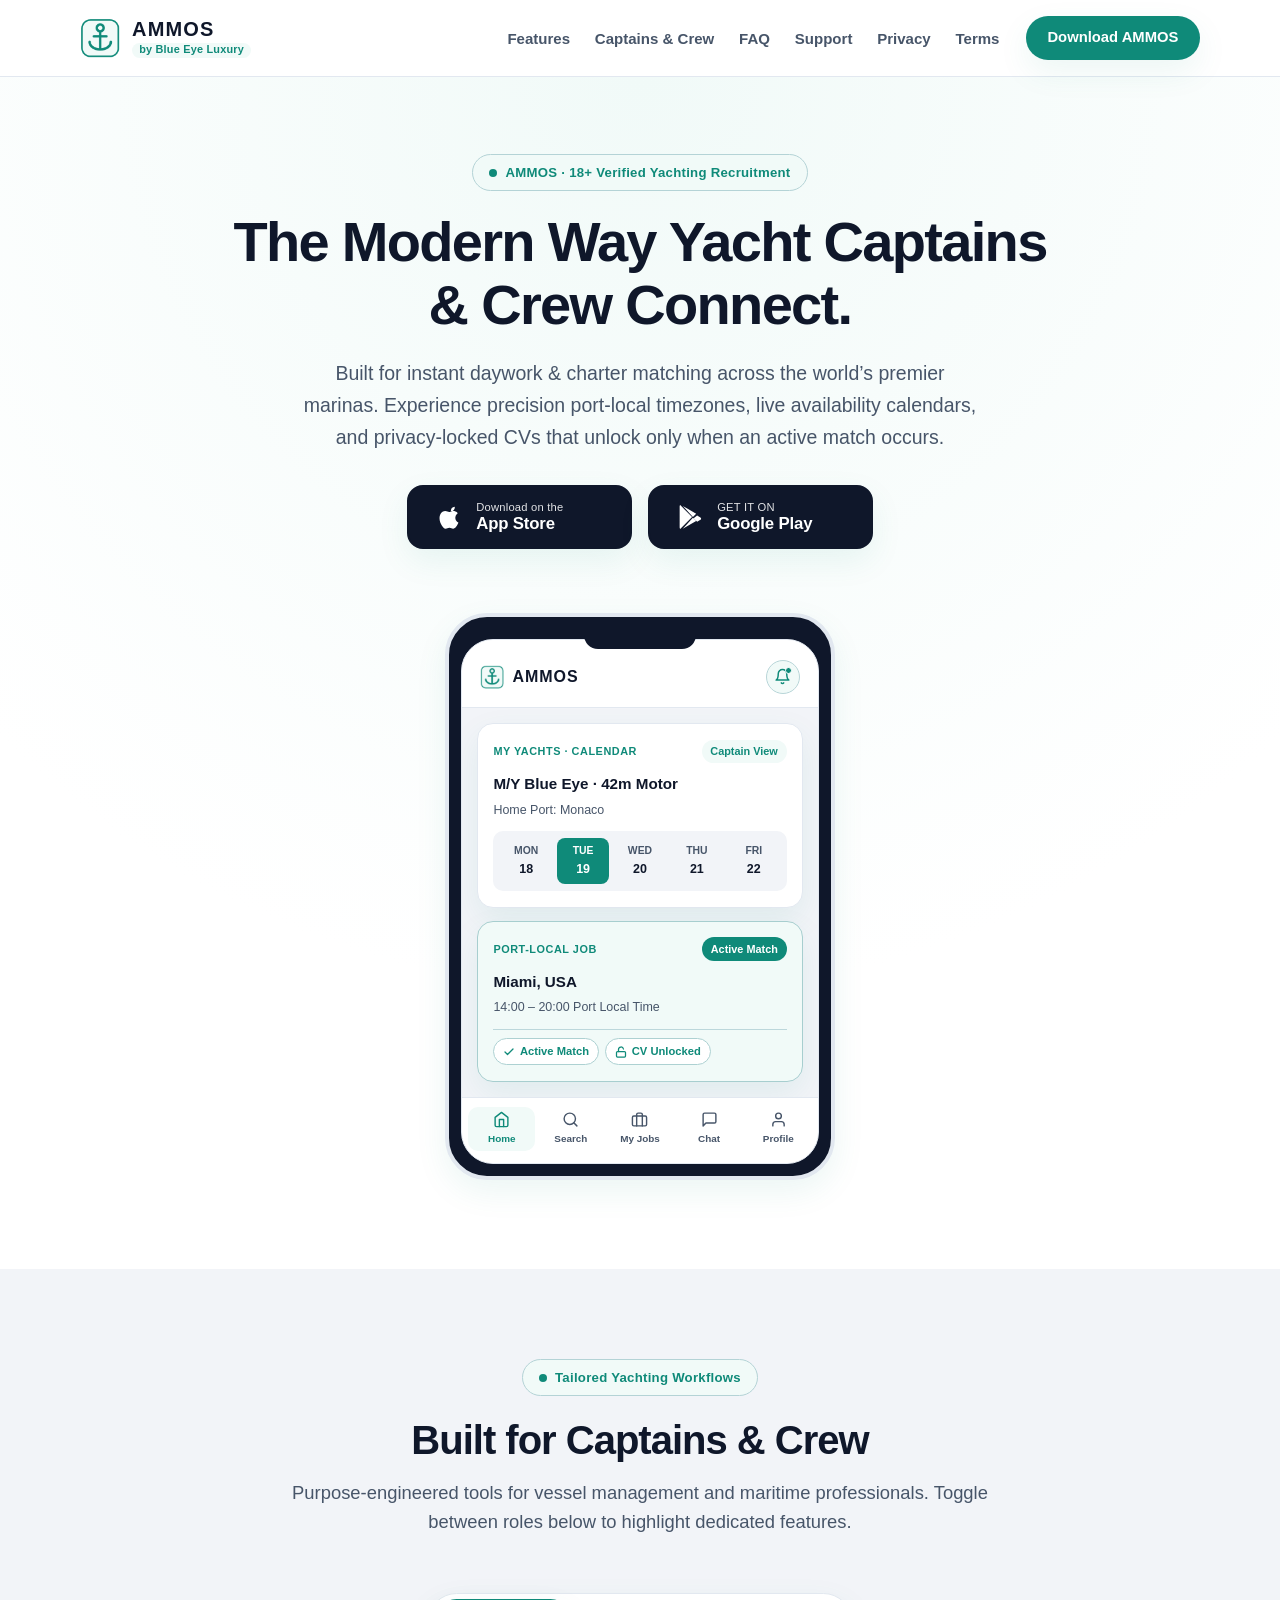
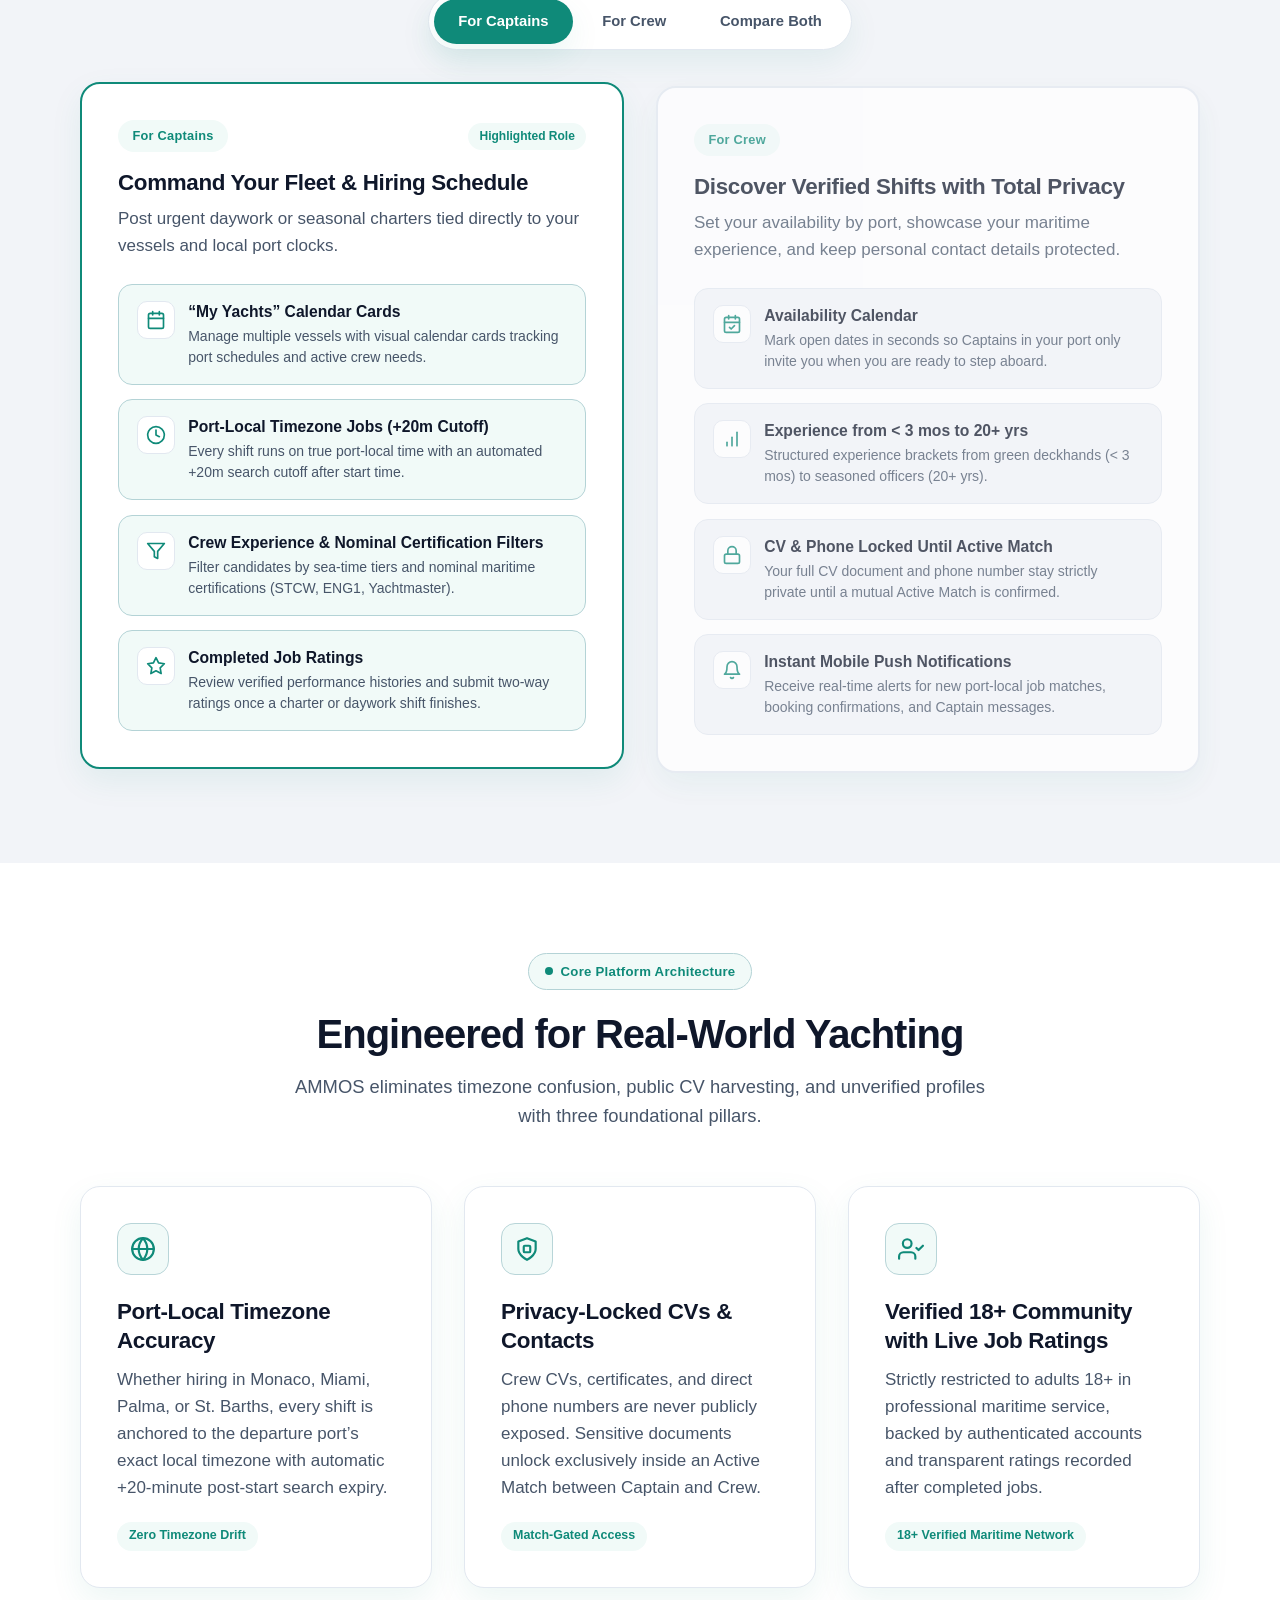
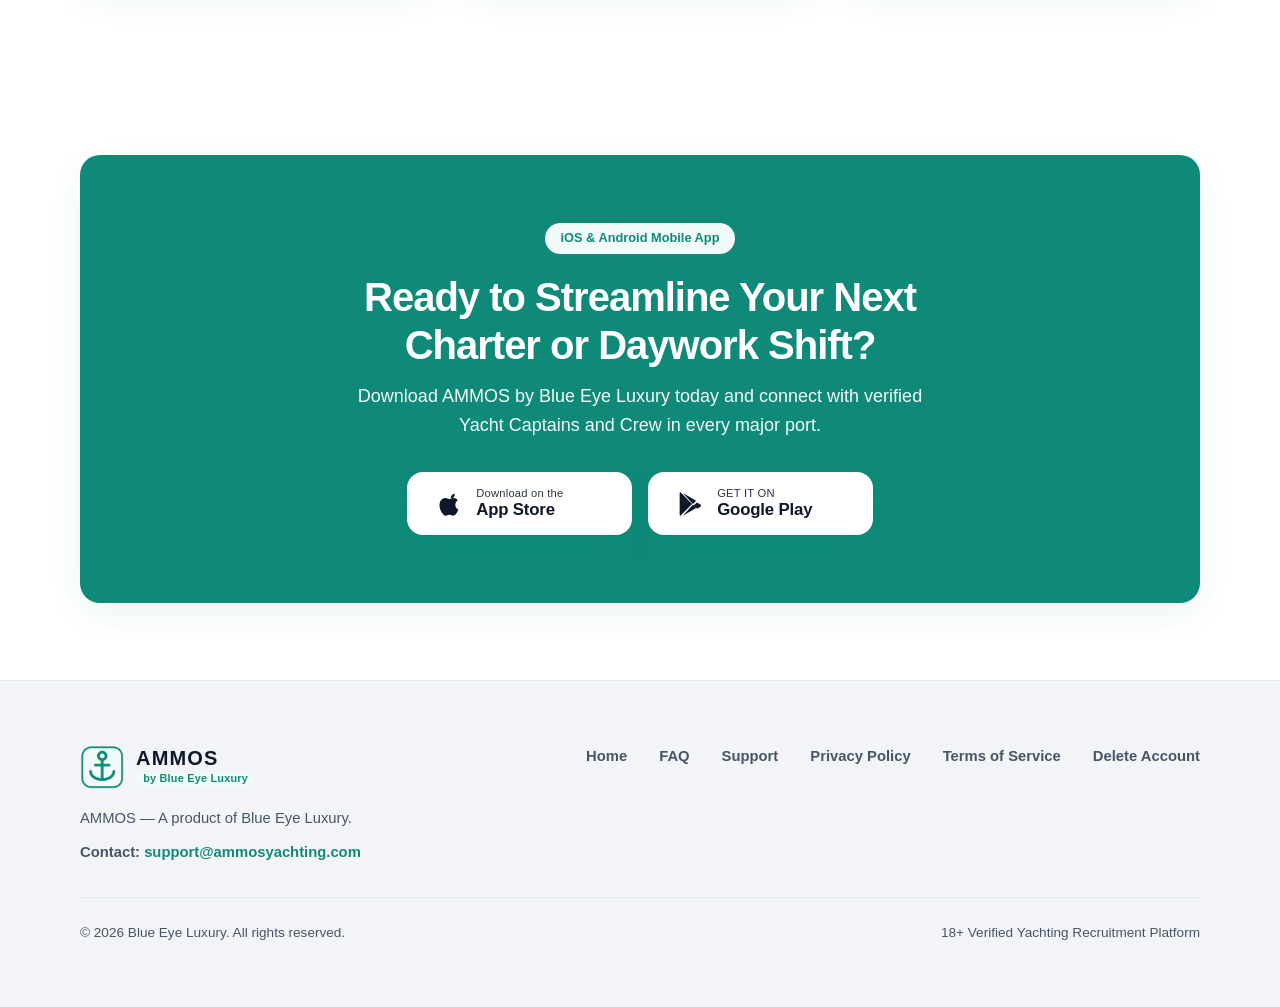
<file: index.html>
<!DOCTYPE html>
<html lang="en">
<head>
  <meta charset="UTF-8" />
  <meta name="viewport" content="width=device-width, initial-scale=1.0" />
  <title>AMMOS by Blue Eye Luxury — The Modern Way Yacht Captains &amp; Crew Connect</title>
  <meta
    name="description"
    content="AMMOS by Blue Eye Luxury is the 18+ verified yachting recruitment mobile app for Yacht Captains and Crew. Instant daywork &amp; charter matching, port-local timezones, availability calendars, and privacy-locked CVs."
  />
  <link rel="icon" type="image/png" href="assets/logo.png" />
  <link rel="apple-touch-icon" href="assets/logo.png" />
  <link rel="stylesheet" href="styles.css" />
</head>
<body>
  <!-- ====================================================================
       Sticky Blurred Header & Navigation
       ==================================================================== -->
  <header class="site-header">
    <div class="container navbar">
      <a href="index.html" class="brand-link" aria-label="AMMOS by Blue Eye Luxury Home">
        <span class="brand-logo-slot"><img src="assets/logo.png" alt="AMMOS Logo" class="brand-logo-img" /></span>
        <span class="brand-text-group">
          <span class="brand-wordmark">AMMOS</span>
          <span class="brand-sub-badge">by Blue Eye Luxury</span>
        </span>
      </a>

      <button
        type="button"
        class="nav-toggle"
        aria-label="Toggle navigation menu"
        aria-expanded="false"
        aria-controls="primary-nav-menu"
      >
        <span class="hamburger-bar"></span>
        <span class="hamburger-bar"></span>
        <span class="hamburger-bar"></span>
      </button>

      <nav id="primary-nav-menu" class="nav-menu" aria-label="Primary Navigation">
        <div class="nav-drawer-header">
          <a href="index.html" class="brand-link" aria-label="AMMOS by Blue Eye Luxury Home">
            <span class="brand-logo-slot"><img src="assets/logo.png" alt="AMMOS Logo" class="brand-logo-img" /></span>
            <span class="brand-text-group">
              <span class="brand-wordmark">AMMOS</span>
              <span class="brand-sub-badge">by Blue Eye Luxury</span>
            </span>
          </a>
        </div>
        <ul class="nav-links">
          <li><a href="#features" class="nav-link">Features</a></li>
          <li><a href="#roles" class="nav-link">Captains &amp; Crew</a></li>
          <li><a href="support.html#faq" class="nav-link">FAQ</a></li>
          <li><a href="support.html" class="nav-link">Support</a></li>
          <li><a href="privacy.html" class="nav-link">Privacy</a></li>
          <li><a href="terms.html" class="nav-link">Terms</a></li>
        </ul>
        <a href="#download" class="nav-cta">Download AMMOS</a>
      </nav>
    </div>
  </header>

  <main>
    <!-- ==================================================================
         Centered Minimal Hero Section
         ================================================================== -->
    <section class="hero-section">
      <div class="container">
        <div class="hero-content">
          <div class="eyebrow-badge">
            <span class="eyebrow-dot" aria-hidden="true"></span>
            <span>AMMOS &middot; 18+ Verified Yachting Recruitment</span>
          </div>

          <h1 class="hero-title">
            The Modern Way Yacht Captains &amp; Crew Connect.
          </h1>

          <p class="hero-subtitle">
            Built for instant daywork &amp; charter matching across the world’s premier marinas. Experience precision port-local timezones, live availability calendars, and privacy-locked CVs that unlock only when an active match occurs.
          </p>

          <!-- Centered Official Store Buttons -->
          <div class="store-buttons" aria-label="Download AMMOS Mobile App">
            <a href="#download" class="store-btn" aria-label="Download on the App Store">
              <svg class="store-btn-icon" viewBox="0 0 24 24" fill="currentColor" aria-hidden="true">
                <path d="M18.71 19.5c-.83 1.24-1.71 2.45-3.05 2.47-1.34.03-1.77-.79-3.29-.79-1.53 0-2 .77-3.27.82-1.31.05-2.3-1.32-3.14-2.53C4.25 17 2.94 12.45 4.7 9.39c.87-1.52 2.43-2.48 4.12-2.51 1.28-.02 2.5.87 3.29.87.78 0 2.26-1.07 3.81-.91.65.03 2.47.26 3.64 1.98-.09.06-2.17 1.28-2.15 3.81.03 3.02 2.65 4.03 2.68 4.04-.03.07-.42 1.44-1.38 2.83M15.96 6.32c.67-.81 1.12-1.94 1-3.07-.96.04-2.13.64-2.82 1.45-.61.7-.115 1.85-1.01 2.96 1.08.08 2.16-.53 2.83-1.34z" />
              </svg>
              <span class="store-btn-text">
                <span class="store-btn-small">Download on the</span>
                <span class="store-btn-large">App Store</span>
              </span>
            </a>

            <a href="#download" class="store-btn" aria-label="Get it on Google Play">
              <svg class="store-btn-icon" viewBox="0 0 24 24" fill="currentColor" aria-hidden="true">
                <path d="M3.61 1.814L13.793 12 3.61 22.186a1.55 1.55 0 0 1-.485-1.148V2.962c0-.447.185-.86.485-1.148zm10.89 10.89l2.792 2.792-11.49 6.634 8.698-9.426zm3.62-1.922l2.805 1.619c.79.456.79 1.6 0 2.056l-2.805 1.619-3.02-3.02 3.02-2.274zM5.802 2.48l11.49 6.634-2.792 2.792L5.802 2.48z" />
              </svg>
              <span class="store-btn-text">
                <span class="store-btn-small">GET IT ON</span>
                <span class="store-btn-large">Google Play</span>
              </span>
            </a>
          </div>
        </div>

        <!-- Pure-CSS Smartphone Mockup Showcase (Below the Store Buttons) -->
        <div class="hero-mockup-wrapper" aria-label="AMMOS Mobile App Interface Preview">
          <div class="phone-frame">
            <div class="phone-notch" aria-hidden="true"></div>
            <div class="phone-screen">
              <!-- App Header with "AMMOS" title and Notification Bell icon -->
              <div class="app-topbar">
                <div class="app-topbar-brand">
                  <span class="brand-logo-slot"><img src="assets/logo.png" alt="AMMOS Logo" class="brand-logo-img" /></span>
                  <span class="app-topbar-title">AMMOS</span>
                </div>
                <div class="app-bell-btn" title="Notifications">
                  <svg viewBox="0 0 24 24" fill="none" stroke="currentColor" stroke-width="2.1" stroke-linecap="round" stroke-linejoin="round" aria-hidden="true">
                    <path d="M18 8A6 6 0 0 0 6 8c0 7-3 9-3 9h18s-3-2-3-9"></path>
                    <path d="M13.73 21a2 2 0 0 1-3.46 0"></path>
                  </svg>
                  <span class="app-bell-dot" aria-hidden="true"></span>
                </div>
              </div>

              <!-- App Screen Body -->
              <div class="app-body">
                <!-- Card 1: Captain's "My Yachts" Calendar-style Card -->
                <div class="app-card">
                  <div class="app-card-header">
                    <span class="app-card-label">My Yachts &middot; Calendar</span>
                    <span class="app-pill">Captain View</span>
                  </div>
                  <div class="app-card-title">M/Y Blue Eye &middot; 42m Motor</div>
                  <div class="app-card-meta">Home Port: Monaco</div>
                  <div class="app-calendar-strip" aria-label="Yacht Schedule Calendar">
                    <div class="app-cal-day">
                      <span>MON</span>
                      <strong>18</strong>
                    </div>
                    <div class="app-cal-day active">
                      <span>TUE</span>
                      <strong>19</strong>
                    </div>
                    <div class="app-cal-day">
                      <span>WED</span>
                      <strong>20</strong>
                    </div>
                    <div class="app-cal-day">
                      <span>THU</span>
                      <strong>21</strong>
                    </div>
                    <div class="app-cal-day">
                      <span>FRI</span>
                      <strong>22</strong>
                    </div>
                  </div>
                </div>

                <!-- Card 2: Port-Local Job Card -->
                <div class="app-card app-card-mint">
                  <div class="app-card-header">
                    <span class="app-card-label">Port-Local Job</span>
                    <span class="app-pill app-pill-solid">Active Match</span>
                  </div>
                  <div class="app-card-title">Miami, USA</div>
                  <div class="app-card-meta">14:00 &ndash; 20:00 Port Local Time</div>
                  <div class="app-job-row">
                    <span class="app-status-tag">
                      <svg width="12" height="12" viewBox="0 0 24 24" fill="none" stroke="currentColor" stroke-width="2.5" stroke-linecap="round" stroke-linejoin="round" aria-hidden="true">
                        <polyline points="20 6 9 17 4 12"></polyline>
                      </svg>
                      Active Match
                    </span>
                    <span class="app-status-tag">
                      <svg width="12" height="12" viewBox="0 0 24 24" fill="none" stroke="currentColor" stroke-width="2.5" stroke-linecap="round" stroke-linejoin="round" aria-hidden="true">
                        <rect x="3" y="11" width="18" height="11" rx="2" ry="2"></rect>
                        <path d="M7 11V7a5 5 0 0 1 9.9-1"></path>
                      </svg>
                      CV Unlocked
                    </span>
                  </div>
                </div>
              </div>

              <!-- Persistent 5-Tab Bottom Bar -->
              <div class="app-tabbar" role="navigation" aria-label="App Mockup Bottom Navigation">
                <div class="app-tab-item active">
                  <svg viewBox="0 0 24 24" fill="none" stroke="currentColor" stroke-width="2" stroke-linecap="round" stroke-linejoin="round" aria-hidden="true">
                    <path d="M3 9l9-7 9 7v11a2 2 0 0 1-2 2H5a2 2 0 0 1-2-2z"></path>
                    <polyline points="9 22 9 12 15 12 15 22"></polyline>
                  </svg>
                  <span>Home</span>
                </div>
                <div class="app-tab-item">
                  <svg viewBox="0 0 24 24" fill="none" stroke="currentColor" stroke-width="2" stroke-linecap="round" stroke-linejoin="round" aria-hidden="true">
                    <circle cx="11" cy="11" r="8"></circle>
                    <line x1="21" y1="21" x2="16.65" y2="16.65"></line>
                  </svg>
                  <span>Search</span>
                </div>
                <div class="app-tab-item">
                  <svg viewBox="0 0 24 24" fill="none" stroke="currentColor" stroke-width="2" stroke-linecap="round" stroke-linejoin="round" aria-hidden="true">
                    <rect x="2" y="7" width="20" height="14" rx="2" ry="2"></rect>
                    <path d="M16 21V5a2 2 0 0 0-2-2h-4a2 2 0 0 0-2 2v16"></path>
                  </svg>
                  <span>My Jobs</span>
                </div>
                <div class="app-tab-item">
                  <svg viewBox="0 0 24 24" fill="none" stroke="currentColor" stroke-width="2" stroke-linecap="round" stroke-linejoin="round" aria-hidden="true">
                    <path d="M21 15a2 2 0 0 1-2 2H7l-4 4V5a2 2 0 0 1 2-2h14a2 2 0 0 1 2 2z"></path>
                  </svg>
                  <span>Chat</span>
                </div>
                <div class="app-tab-item">
                  <svg viewBox="0 0 24 24" fill="none" stroke="currentColor" stroke-width="2" stroke-linecap="round" stroke-linejoin="round" aria-hidden="true">
                    <path d="M20 21v-2a4 4 0 0 0-4-4H8a4 4 0 0 0-4 4v2"></path>
                    <circle cx="12" cy="7" r="4"></circle>
                  </svg>
                  <span>Profile</span>
                </div>
              </div>
            </div>
          </div>
        </div>
      </div>
    </section>

    <!-- ==================================================================
         "Built for Captains & Crew" Section (#roles)
         ================================================================== -->
    <section id="roles" class="section section-gray">
      <div class="container">
        <div class="section-header">
          <div class="eyebrow-badge">
            <span class="eyebrow-dot" aria-hidden="true"></span>
            <span>Tailored Yachting Workflows</span>
          </div>
          <h2>Built for Captains &amp; Crew</h2>
          <p>
            Purpose-engineered tools for vessel management and maritime professionals. Toggle between roles below to highlight dedicated features.
          </p>
        </div>

        <!-- Interactive Role Tab Switcher -->
        <div class="roles-tabs-wrapper">
          <div class="roles-tablist" role="tablist" aria-label="Highlight Captains or Crew features">
            <button
              type="button"
              class="role-tab-btn active"
              role="tab"
              aria-selected="true"
              data-role-tab="captains"
            >
              For Captains
            </button>
            <button
              type="button"
              class="role-tab-btn"
              role="tab"
              aria-selected="false"
              data-role-tab="crew"
            >
              For Crew
            </button>
            <button
              type="button"
              class="role-tab-btn"
              role="tab"
              aria-selected="false"
              data-role-tab="all"
            >
              Compare Both
            </button>
          </div>
        </div>

        <!-- Dual Role Cards Grid -->
        <div class="roles-dual-grid">
          <!-- Captains Column Card -->
          <article class="role-column-card is-highlighted" data-role-panel="captains">
            <div class="role-card-top">
              <span class="role-badge">For Captains</span>
              <span class="role-focus-indicator">Highlighted Role</span>
            </div>
            <h3 class="role-column-title">Command Your Fleet &amp; Hiring Schedule</h3>
            <p class="role-column-desc">
              Post urgent daywork or seasonal charters tied directly to your vessels and local port clocks.
            </p>

            <div class="role-feature-list">
              <div class="role-feature-item">
                <div class="role-feature-icon" aria-hidden="true">
                  <svg viewBox="0 0 24 24" fill="none" stroke="currentColor" stroke-width="2" stroke-linecap="round" stroke-linejoin="round">
                    <rect x="3" y="4" width="18" height="18" rx="2" ry="2"></rect>
                    <line x1="16" y1="2" x2="16" y2="6"></line>
                    <line x1="8" y1="2" x2="8" y2="6"></line>
                    <line x1="3" y1="10" x2="21" y2="10"></line>
                  </svg>
                </div>
                <div class="role-feature-text">
                  <h4>&ldquo;My Yachts&rdquo; Calendar Cards</h4>
                  <p>Manage multiple vessels with visual calendar cards tracking port schedules and active crew needs.</p>
                </div>
              </div>

              <div class="role-feature-item">
                <div class="role-feature-icon" aria-hidden="true">
                  <svg viewBox="0 0 24 24" fill="none" stroke="currentColor" stroke-width="2" stroke-linecap="round" stroke-linejoin="round">
                    <circle cx="12" cy="12" r="10"></circle>
                    <polyline points="12 6 12 12 16 14"></polyline>
                  </svg>
                </div>
                <div class="role-feature-text">
                  <h4>Port-Local Timezone Jobs (+20m Cutoff)</h4>
                  <p>Every shift runs on true port-local time with an automated +20m search cutoff after start time.</p>
                </div>
              </div>

              <div class="role-feature-item">
                <div class="role-feature-icon" aria-hidden="true">
                  <svg viewBox="0 0 24 24" fill="none" stroke="currentColor" stroke-width="2" stroke-linecap="round" stroke-linejoin="round">
                    <polygon points="22 3 2 3 10 12.46 10 19 14 21 14 12.46 22 3"></polygon>
                  </svg>
                </div>
                <div class="role-feature-text">
                  <h4>Crew Experience &amp; Nominal Certification Filters</h4>
                  <p>Filter candidates by sea-time tiers and nominal maritime certifications (STCW, ENG1, Yachtmaster).</p>
                </div>
              </div>

              <div class="role-feature-item">
                <div class="role-feature-icon" aria-hidden="true">
                  <svg viewBox="0 0 24 24" fill="none" stroke="currentColor" stroke-width="2" stroke-linecap="round" stroke-linejoin="round">
                    <polygon points="12 2 15.09 8.26 22 9.27 17 14.14 18.18 21.02 12 17.77 5.82 21.02 7 14.14 2 9.27 8.91 8.26 12 2"></polygon>
                  </svg>
                </div>
                <div class="role-feature-text">
                  <h4>Completed Job Ratings</h4>
                  <p>Review verified performance histories and submit two-way ratings once a charter or daywork shift finishes.</p>
                </div>
              </div>
            </div>
          </article>

          <!-- Crew Column Card -->
          <article class="role-column-card is-dimmed" data-role-panel="crew">
            <div class="role-card-top">
              <span class="role-badge">For Crew</span>
              <span class="role-focus-indicator">Highlighted Role</span>
            </div>
            <h3 class="role-column-title">Discover Verified Shifts with Total Privacy</h3>
            <p class="role-column-desc">
              Set your availability by port, showcase your maritime experience, and keep personal contact details protected.
            </p>

            <div class="role-feature-list">
              <div class="role-feature-item">
                <div class="role-feature-icon" aria-hidden="true">
                  <svg viewBox="0 0 24 24" fill="none" stroke="currentColor" stroke-width="2" stroke-linecap="round" stroke-linejoin="round">
                    <path d="M8 2v4"></path>
                    <path d="M16 2v4"></path>
                    <rect width="18" height="18" x="3" y="4" rx="2"></rect>
                    <path d="M3 10h18"></path>
                    <path d="m9 16 2 2 4-4"></path>
                  </svg>
                </div>
                <div class="role-feature-text">
                  <h4>Availability Calendar</h4>
                  <p>Mark open dates in seconds so Captains in your port only invite you when you are ready to step aboard.</p>
                </div>
              </div>

              <div class="role-feature-item">
                <div class="role-feature-icon" aria-hidden="true">
                  <svg viewBox="0 0 24 24" fill="none" stroke="currentColor" stroke-width="2" stroke-linecap="round" stroke-linejoin="round">
                    <path d="M12 20V10"></path>
                    <path d="M18 20V4"></path>
                    <path d="M6 20v-4"></path>
                  </svg>
                </div>
                <div class="role-feature-text">
                  <h4>Experience from &lt; 3 mos to 20+ yrs</h4>
                  <p>Structured experience brackets from green deckhands (&lt; 3 mos) to seasoned officers (20+ yrs).</p>
                </div>
              </div>

              <div class="role-feature-item">
                <div class="role-feature-icon" aria-hidden="true">
                  <svg viewBox="0 0 24 24" fill="none" stroke="currentColor" stroke-width="2" stroke-linecap="round" stroke-linejoin="round">
                    <rect x="3" y="11" width="18" height="11" rx="2" ry="2"></rect>
                    <path d="M7 11V7a5 5 0 0 1 10 0v4"></path>
                  </svg>
                </div>
                <div class="role-feature-text">
                  <h4>CV &amp; Phone Locked Until Active Match</h4>
                  <p>Your full CV document and phone number stay strictly private until a mutual Active Match is confirmed.</p>
                </div>
              </div>

              <div class="role-feature-item">
                <div class="role-feature-icon" aria-hidden="true">
                  <svg viewBox="0 0 24 24" fill="none" stroke="currentColor" stroke-width="2" stroke-linecap="round" stroke-linejoin="round">
                    <path d="M18 8A6 6 0 0 0 6 8c0 7-3 9-3 9h18s-3-2-3-9"></path>
                    <path d="M13.73 21a2 2 0 0 1-3.46 0"></path>
                  </svg>
                </div>
                <div class="role-feature-text">
                  <h4>Instant Mobile Push Notifications</h4>
                  <p>Receive real-time alerts for new port-local job matches, booking confirmations, and Captain messages.</p>
                </div>
              </div>
            </div>
          </article>
        </div>
      </div>
    </section>

    <!-- ==================================================================
         Key Highlights Section (#features)
         ================================================================== -->
    <section id="features" class="section">
      <div class="container">
        <div class="section-header">
          <div class="eyebrow-badge">
            <span class="eyebrow-dot" aria-hidden="true"></span>
            <span>Core Platform Architecture</span>
          </div>
          <h2>Engineered for Real-World Yachting</h2>
          <p>
            AMMOS eliminates timezone confusion, public CV harvesting, and unverified profiles with three foundational pillars.
          </p>
        </div>

        <div class="features-grid">
          <!-- Feature 1 -->
          <article class="feature-card">
            <div class="feature-icon-box" aria-hidden="true">
              <svg viewBox="0 0 24 24" fill="none" stroke="currentColor" stroke-width="2" stroke-linecap="round" stroke-linejoin="round">
                <circle cx="12" cy="12" r="10"></circle>
                <line x1="2" y1="12" x2="22" y2="12"></line>
                <path d="M12 2a15.3 15.3 0 0 1 4 10 15.3 15.3 0 0 1-4 10 15.3 15.3 0 0 1-4-10 15.3 15.3 0 0 1 4-10z"></path>
              </svg>
            </div>
            <h3>Port-Local Timezone Accuracy</h3>
            <p>
              Whether hiring in Monaco, Miami, Palma, or St. Barths, every shift is anchored to the departure port’s exact local timezone with automatic +20-minute post-start search expiry.
            </p>
            <span class="feature-tag">Zero Timezone Drift</span>
          </article>

          <!-- Feature 2 -->
          <article class="feature-card">
            <div class="feature-icon-box" aria-hidden="true">
              <svg viewBox="0 0 24 24" fill="none" stroke="currentColor" stroke-width="2" stroke-linecap="round" stroke-linejoin="round">
                <path d="M12 22s8-4 8-10V5l-8-3-8 3v7c0 6 8 10 8 10z"></path>
                <rect x="9" y="9" width="6" height="6" rx="1"></rect>
              </svg>
            </div>
            <h3>Privacy-Locked CVs &amp; Contacts</h3>
            <p>
              Crew CVs, certificates, and direct phone numbers are never publicly exposed. Sensitive documents unlock exclusively inside an Active Match between Captain and Crew.
            </p>
            <span class="feature-tag">Match-Gated Access</span>
          </article>

          <!-- Feature 3 -->
          <article class="feature-card">
            <div class="feature-icon-box" aria-hidden="true">
              <svg viewBox="0 0 24 24" fill="none" stroke="currentColor" stroke-width="2" stroke-linecap="round" stroke-linejoin="round">
                <path d="M16 21v-2a4 4 0 0 0-4-4H5a4 4 0 0 0-4 4v2"></path>
                <circle cx="8.5" cy="7" r="4"></circle>
                <polyline points="17 11 19 13 23 9"></polyline>
              </svg>
            </div>
            <h3>Verified 18+ Community with Live Job Ratings</h3>
            <p>
              Strictly restricted to adults 18+ in professional maritime service, backed by authenticated accounts and transparent ratings recorded after completed jobs.
            </p>
            <span class="feature-tag">18+ Verified Maritime Network</span>
          </article>
        </div>
      </div>
    </section>

    <!-- ==================================================================
         Bottom Download CTA Banner (#download)
         ================================================================== -->
    <section id="download" class="cta-banner-section">
      <div class="container">
        <div class="cta-banner-card">
          <div class="cta-banner-badge">iOS &amp; Android Mobile App</div>
          <h2>Ready to Streamline Your Next Charter or Daywork Shift?</h2>
          <p>
            Download AMMOS by Blue Eye Luxury today and connect with verified Yacht Captains and Crew in every major port.
          </p>

          <div class="store-buttons" aria-label="Download AMMOS on App Store and Google Play">
            <a href="#download" class="store-btn store-btn-light" aria-label="Download on the App Store">
              <svg class="store-btn-icon" viewBox="0 0 24 24" fill="currentColor" aria-hidden="true">
                <path d="M18.71 19.5c-.83 1.24-1.71 2.45-3.05 2.47-1.34.03-1.77-.79-3.29-.79-1.53 0-2 .77-3.27.82-1.31.05-2.3-1.32-3.14-2.53C4.25 17 2.94 12.45 4.7 9.39c.87-1.52 2.43-2.48 4.12-2.51 1.28-.02 2.5.87 3.29.87.78 0 2.26-1.07 3.81-.91.65.03 2.47.26 3.64 1.98-.09.06-2.17 1.28-2.15 3.81.03 3.02 2.65 4.03 2.68 4.04-.03.07-.42 1.44-1.38 2.83M15.96 6.32c.67-.81 1.12-1.94 1-3.07-.96.04-2.13.64-2.82 1.45-.61.7-.115 1.85-1.01 2.96 1.08.08 2.16-.53 2.83-1.34z" />
              </svg>
              <span class="store-btn-text">
                <span class="store-btn-small">Download on the</span>
                <span class="store-btn-large">App Store</span>
              </span>
            </a>

            <a href="#download" class="store-btn store-btn-light" aria-label="Get it on Google Play">
              <svg class="store-btn-icon" viewBox="0 0 24 24" fill="currentColor" aria-hidden="true">
                <path d="M3.61 1.814L13.793 12 3.61 22.186a1.55 1.55 0 0 1-.485-1.148V2.962c0-.447.185-.86.485-1.148zm10.89 10.89l2.792 2.792-11.49 6.634 8.698-9.426zm3.62-1.922l2.805 1.619c.79.456.79 1.6 0 2.056l-2.805 1.619-3.02-3.02 3.02-2.274zM5.802 2.48l11.49 6.634-2.792 2.792L5.802 2.48z" />
              </svg>
              <span class="store-btn-text">
                <span class="store-btn-small">GET IT ON</span>
                <span class="store-btn-large">Google Play</span>
              </span>
            </a>
          </div>
        </div>
      </div>
    </section>
  </main>

  <!-- ====================================================================
       Minimal Footer
       ==================================================================== -->
  <footer class="site-footer">
    <div class="container">
      <div class="footer-grid">
        <div class="footer-brand-col">
          <a href="index.html" class="brand-link">
            <span class="brand-logo-slot"><img src="assets/logo.png" alt="AMMOS Logo" class="brand-logo-img" /></span>
            <span class="brand-text-group">
              <span class="brand-wordmark">AMMOS</span>
              <span class="brand-sub-badge">by Blue Eye Luxury</span>
            </span>
          </a>
          <p class="footer-tagline">AMMOS &mdash; A product of Blue Eye Luxury.</p>
          <p class="footer-contact">
            Contact: <a href="mailto:support@ammosyachting.com">support@ammosyachting.com</a>
          </p>
        </div>

        <nav class="footer-links-nav" aria-label="Footer Legal and Support Links">
          <a href="index.html" class="footer-link">Home</a>
          <a href="support.html#faq" class="footer-link">FAQ</a>
          <a href="support.html" class="footer-link">Support</a>
          <a href="privacy.html" class="footer-link">Privacy Policy</a>
          <a href="terms.html" class="footer-link">Terms of Service</a>
          <a href="delete-account.html" class="footer-link">Delete Account</a>
        </nav>
      </div>

      <div class="footer-bottom">
        <span>&copy; 2026 Blue Eye Luxury. All rights reserved.</span>
        <span>18+ Verified Yachting Recruitment Platform</span>
      </div>
    </div>
  </footer>

  <script src="script.js"></script>
</body>
</html>
</file>
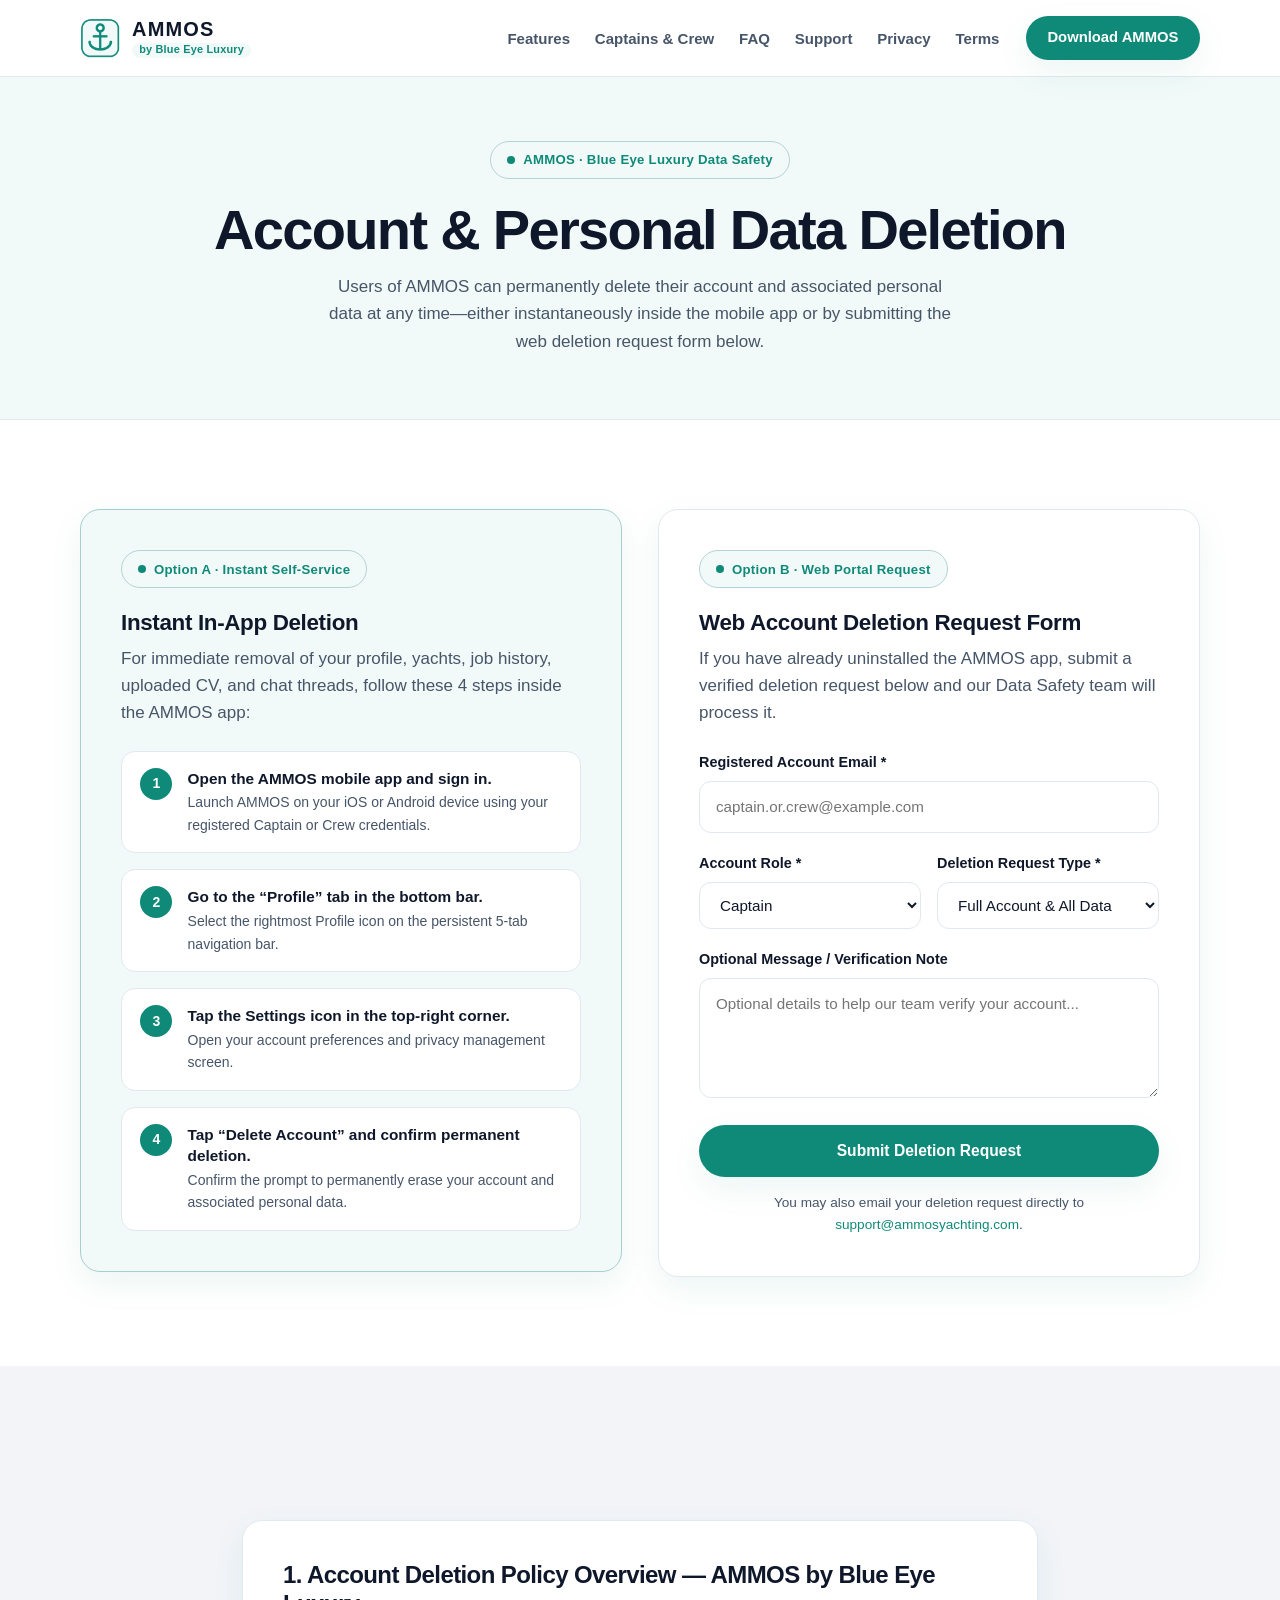
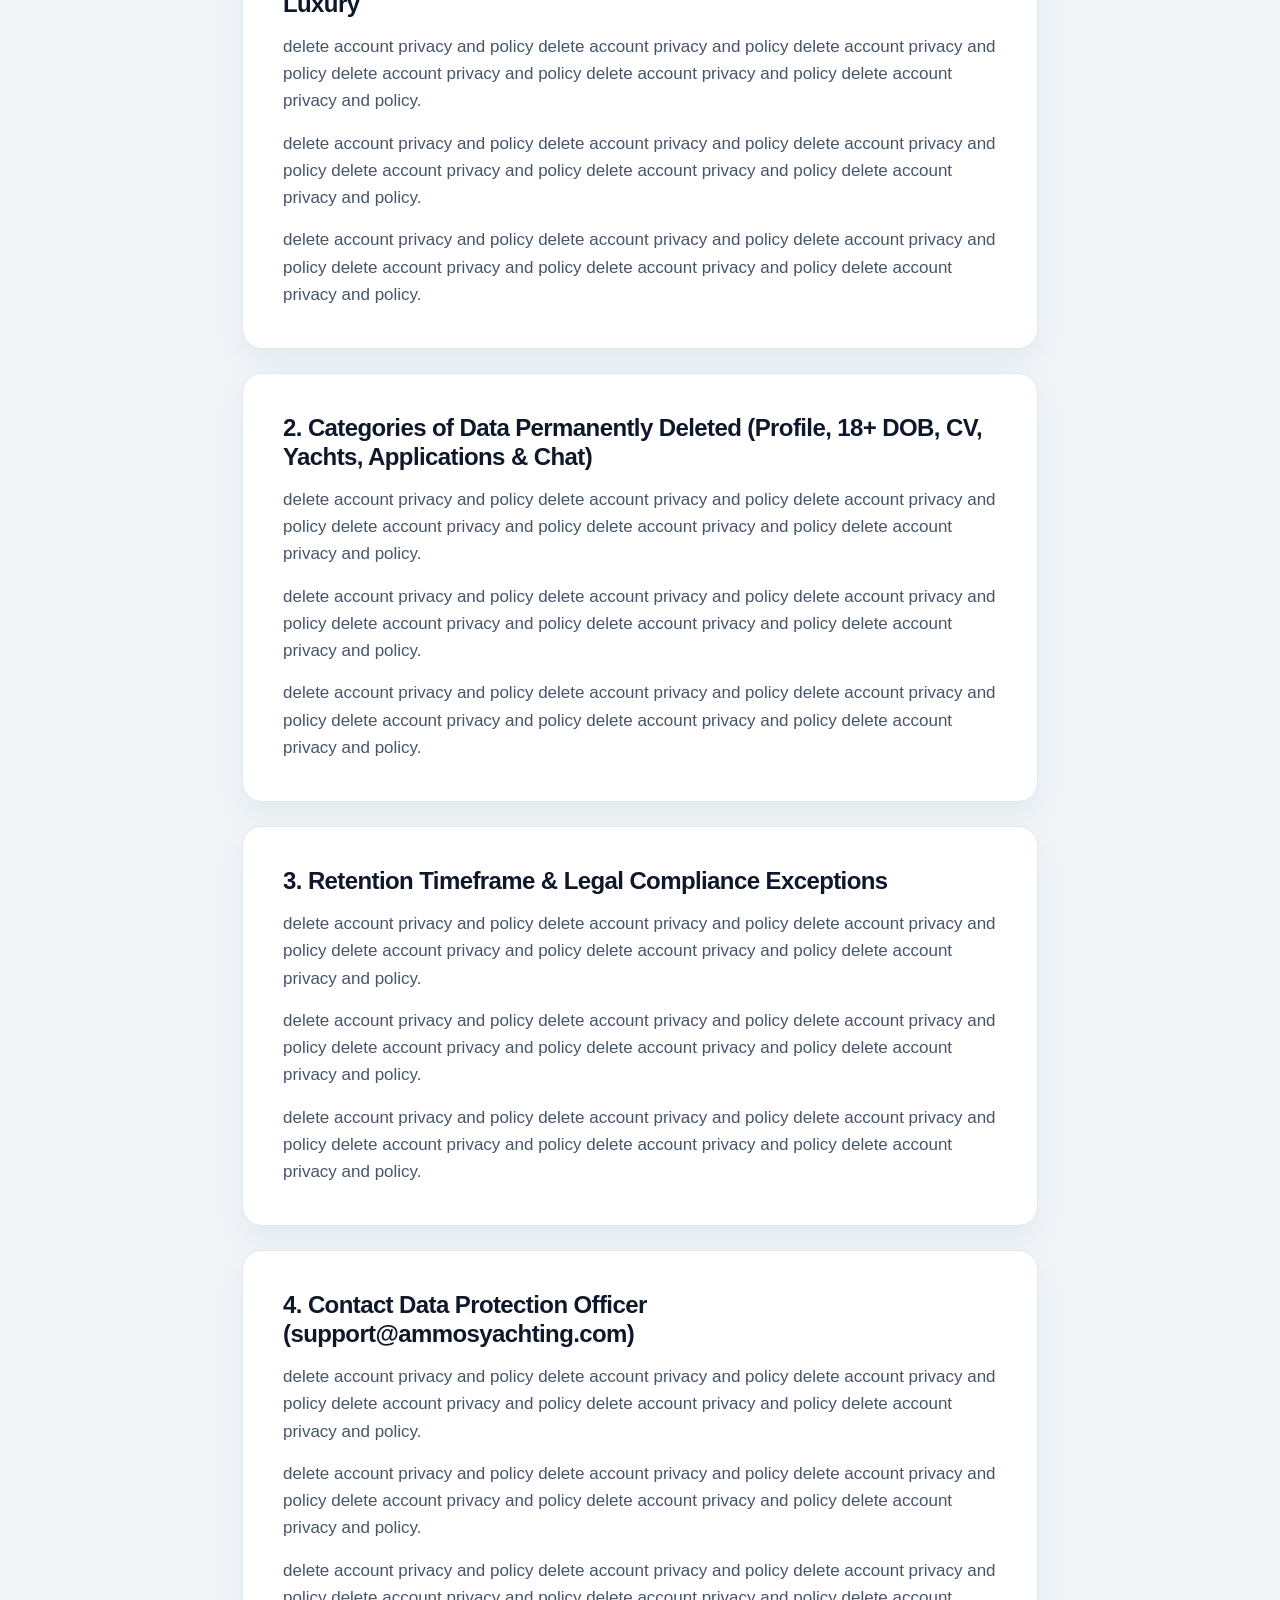
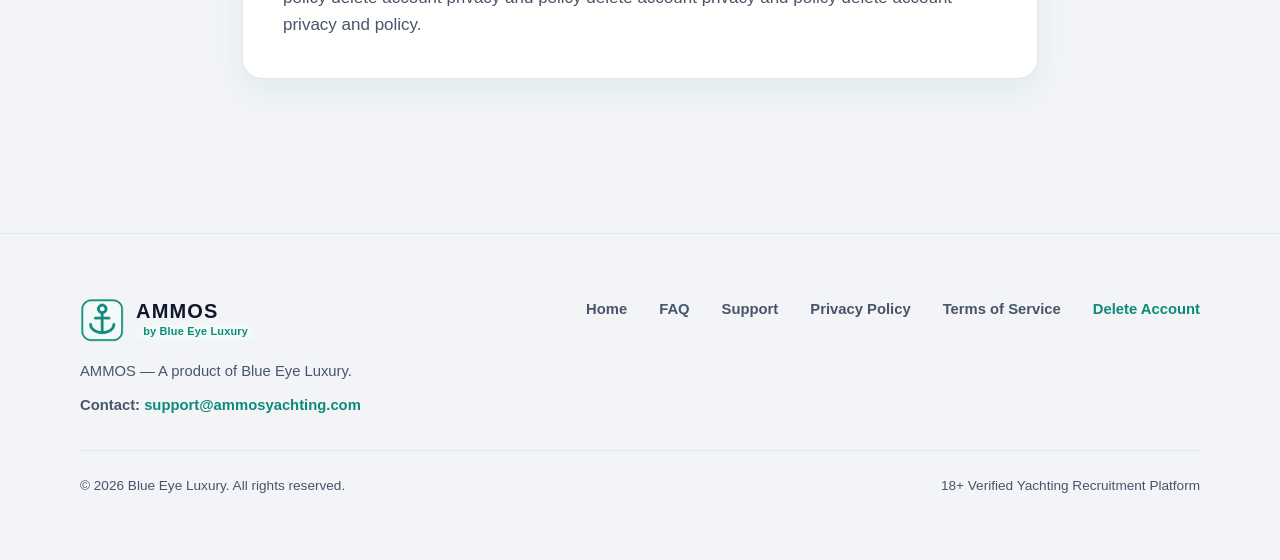
<file: delete-account.html>
<!DOCTYPE html>
<html lang="en">
<head>
  <meta charset="UTF-8" />
  <meta name="viewport" content="width=device-width, initial-scale=1.0" />
  <title>Account &amp; Personal Data Deletion — AMMOS by Blue Eye Luxury</title>
  <meta
    name="description"
    content="Official Account and Personal Data Deletion portal for AMMOS by Blue Eye Luxury. Delete your account and associated data directly in the mobile app or submit a web deletion request."
  />
  <link rel="icon" type="image/png" href="assets/logo.png" />
  <link rel="apple-touch-icon" href="assets/logo.png" />
  <link rel="stylesheet" href="styles.css" />
</head>
<body>
  <!-- ====================================================================
       Sticky Blurred Header & Navigation
       ==================================================================== -->
  <header class="site-header">
    <div class="container navbar">
      <a href="index.html" class="brand-link" aria-label="AMMOS by Blue Eye Luxury Home">
        <span class="brand-logo-slot"><img src="assets/logo.png" alt="AMMOS Logo" class="brand-logo-img" /></span>
        <span class="brand-text-group">
          <span class="brand-wordmark">AMMOS</span>
          <span class="brand-sub-badge">by Blue Eye Luxury</span>
        </span>
      </a>

      <button
        type="button"
        class="nav-toggle"
        aria-label="Toggle navigation menu"
        aria-expanded="false"
        aria-controls="primary-nav-menu"
      >
        <span class="hamburger-bar"></span>
        <span class="hamburger-bar"></span>
        <span class="hamburger-bar"></span>
      </button>

      <nav id="primary-nav-menu" class="nav-menu" aria-label="Primary Navigation">
        <div class="nav-drawer-header">
          <a href="index.html" class="brand-link" aria-label="AMMOS by Blue Eye Luxury Home">
            <span class="brand-logo-slot"><img src="assets/logo.png" alt="AMMOS Logo" class="brand-logo-img" /></span>
            <span class="brand-text-group">
              <span class="brand-wordmark">AMMOS</span>
              <span class="brand-sub-badge">by Blue Eye Luxury</span>
            </span>
          </a>
        </div>
        <ul class="nav-links">
          <li><a href="index.html#features" class="nav-link">Features</a></li>
          <li><a href="index.html#roles" class="nav-link">Captains &amp; Crew</a></li>
          <li><a href="support.html#faq" class="nav-link">FAQ</a></li>
          <li><a href="support.html" class="nav-link">Support</a></li>
          <li><a href="privacy.html" class="nav-link">Privacy</a></li>
          <li><a href="terms.html" class="nav-link">Terms</a></li>
        </ul>
        <a href="index.html#download" class="nav-cta">Download AMMOS</a>
      </nav>
    </div>
  </header>

  <main>
    <!-- ==================================================================
         Top Hero Banner in var(--color-surface-mint)
         ================================================================== -->
    <section class="page-hero">
      <div class="container">
        <div class="eyebrow-badge">
          <span class="eyebrow-dot" aria-hidden="true"></span>
          <span>AMMOS &middot; Blue Eye Luxury Data Safety</span>
        </div>

        <h1>Account &amp; Personal Data Deletion</h1>

        <p>
          Users of AMMOS can permanently delete their account and associated personal data at any time&mdash;either instantaneously inside the mobile app or by submitting the web deletion request form below.
        </p>
      </div>
    </section>

    <!-- ==================================================================
         Responsive 2-Column Action Section (In-App Steps + Web Form)
         ================================================================== -->
    <section class="section">
      <div class="container">
        <div class="two-col-grid">
          <!-- Card 1: Option A — Instant In-App Deletion -->
          <div class="form-card form-card-mint">
            <div class="eyebrow-badge">
              <span class="eyebrow-dot" aria-hidden="true"></span>
              <span>Option A &middot; Instant Self-Service</span>
            </div>
            <h2 class="h3 card-title">Instant In-App Deletion</h2>
            <p class="card-subtitle">
              For immediate removal of your profile, yachts, job history, uploaded CV, and chat threads, follow these 4 steps inside the AMMOS app:
            </p>

            <ol class="step-list">
              <li class="step-item">
                <span class="step-number" aria-hidden="true">1</span>
                <div class="step-content">
                  <h4>Open the AMMOS mobile app and sign in.</h4>
                  <p>Launch AMMOS on your iOS or Android device using your registered Captain or Crew credentials.</p>
                </div>
              </li>

              <li class="step-item">
                <span class="step-number" aria-hidden="true">2</span>
                <div class="step-content">
                  <h4>Go to the &ldquo;Profile&rdquo; tab in the bottom bar.</h4>
                  <p>Select the rightmost Profile icon on the persistent 5-tab navigation bar.</p>
                </div>
              </li>

              <li class="step-item">
                <span class="step-number" aria-hidden="true">3</span>
                <div class="step-content">
                  <h4>Tap the Settings icon in the top-right corner.</h4>
                  <p>Open your account preferences and privacy management screen.</p>
                </div>
              </li>

              <li class="step-item">
                <span class="step-number" aria-hidden="true">4</span>
                <div class="step-content">
                  <h4>Tap &ldquo;Delete Account&rdquo; and confirm permanent deletion.</h4>
                  <p>Confirm the prompt to permanently erase your account and associated personal data.</p>
                </div>
              </li>
            </ol>
          </div>

          <!-- Card 2: Option B — Web Account Deletion Request Form -->
          <div class="form-card">
            <div class="eyebrow-badge">
              <span class="eyebrow-dot" aria-hidden="true"></span>
              <span>Option B &middot; Web Portal Request</span>
            </div>
            <h2 class="h3 card-title">Web Account Deletion Request Form</h2>
            <p class="card-subtitle">
              If you have already uninstalled the AMMOS app, submit a verified deletion request below and our Data Safety team will process it.
            </p>

            <form
              id="delete-account-form"
              class="delete-account-form"
              data-success-message="Your AMMOS account &amp; data deletion request has been received by Blue Eye Luxury. A verification email has been sent, and your requested data will be permanently erased."
            >
              <div class="form-group">
                <label for="delete-email" class="form-label">Registered Account Email *</label>
                <input
                  type="email"
                  id="delete-email"
                  name="email"
                  class="form-input"
                  placeholder="captain.or.crew@example.com"
                  required
                />
              </div>

              <div class="form-row-2">
                <div class="form-group">
                  <label for="delete-role" class="form-label">Account Role *</label>
                  <select id="delete-role" name="role" class="form-select" required>
                    <option value="Captain">Captain</option>
                    <option value="Crew">Crew</option>
                  </select>
                </div>

                <div class="form-group">
                  <label for="delete-type" class="form-label">Deletion Request Type *</label>
                  <select id="delete-type" name="deletion_type" class="form-select" required>
                    <option value="Full Account & All Data">Full Account &amp; All Data</option>
                    <option value="Uploaded CV Document Only">Uploaded CV Document Only</option>
                  </select>
                </div>
              </div>

              <div class="form-group">
                <label for="delete-note" class="form-label">Optional Message / Verification Note</label>
                <textarea
                  id="delete-note"
                  name="note"
                  class="form-textarea"
                  placeholder="Optional details to help our team verify your account..."
                ></textarea>
              </div>

              <button type="submit" class="btn btn-primary btn-full">
                Submit Deletion Request
              </button>

              <p class="form-note">
                You may also email your deletion request directly to
                <a href="mailto:support@ammosyachting.com">support@ammosyachting.com</a>.
              </p>

              <div class="form-confirmation" role="status" aria-live="polite"></div>
            </form>
          </div>
        </div>
      </div>
    </section>

    <!-- ==================================================================
         Lawyer Mock Legal Sections Below the Cards (4 Exact Headings)
         ================================================================== -->
    <section class="section section-gray">
      <div class="legal-container">
        <!-- Section 1 -->
        <section id="delete-section-1" class="legal-card legal-section">
          <h2>1. Account Deletion Policy Overview — AMMOS by Blue Eye Luxury</h2>
          <p>delete account privacy and policy delete account privacy and policy delete account privacy and policy delete account privacy and policy delete account privacy and policy delete account privacy and policy.</p>
          <p>delete account privacy and policy delete account privacy and policy delete account privacy and policy delete account privacy and policy delete account privacy and policy delete account privacy and policy.</p>
          <p>delete account privacy and policy delete account privacy and policy delete account privacy and policy delete account privacy and policy delete account privacy and policy delete account privacy and policy.</p>
        </section>

        <!-- Section 2 -->
        <section id="delete-section-2" class="legal-card legal-section">
          <h2>2. Categories of Data Permanently Deleted (Profile, 18+ DOB, CV, Yachts, Applications &amp; Chat)</h2>
          <p>delete account privacy and policy delete account privacy and policy delete account privacy and policy delete account privacy and policy delete account privacy and policy delete account privacy and policy.</p>
          <p>delete account privacy and policy delete account privacy and policy delete account privacy and policy delete account privacy and policy delete account privacy and policy delete account privacy and policy.</p>
          <p>delete account privacy and policy delete account privacy and policy delete account privacy and policy delete account privacy and policy delete account privacy and policy delete account privacy and policy.</p>
        </section>

        <!-- Section 3 -->
        <section id="delete-section-3" class="legal-card legal-section">
          <h2>3. Retention Timeframe &amp; Legal Compliance Exceptions</h2>
          <p>delete account privacy and policy delete account privacy and policy delete account privacy and policy delete account privacy and policy delete account privacy and policy delete account privacy and policy.</p>
          <p>delete account privacy and policy delete account privacy and policy delete account privacy and policy delete account privacy and policy delete account privacy and policy delete account privacy and policy.</p>
          <p>delete account privacy and policy delete account privacy and policy delete account privacy and policy delete account privacy and policy delete account privacy and policy delete account privacy and policy.</p>
        </section>

        <!-- Section 4 -->
        <section id="delete-section-4" class="legal-card legal-section">
          <h2>4. Contact Data Protection Officer (support@ammosyachting.com)</h2>
          <p>delete account privacy and policy delete account privacy and policy delete account privacy and policy delete account privacy and policy delete account privacy and policy delete account privacy and policy.</p>
          <p>delete account privacy and policy delete account privacy and policy delete account privacy and policy delete account privacy and policy delete account privacy and policy delete account privacy and policy.</p>
          <p>delete account privacy and policy delete account privacy and policy delete account privacy and policy delete account privacy and policy delete account privacy and policy delete account privacy and policy.</p>
        </section>
      </div>
    </section>
  </main>

  <!-- ====================================================================
       Minimal Footer
       ==================================================================== -->
  <footer class="site-footer">
    <div class="container">
      <div class="footer-grid">
        <div class="footer-brand-col">
          <a href="index.html" class="brand-link">
            <span class="brand-logo-slot"><img src="assets/logo.png" alt="AMMOS Logo" class="brand-logo-img" /></span>
            <span class="brand-text-group">
              <span class="brand-wordmark">AMMOS</span>
              <span class="brand-sub-badge">by Blue Eye Luxury</span>
            </span>
          </a>
          <p class="footer-tagline">AMMOS &mdash; A product of Blue Eye Luxury.</p>
          <p class="footer-contact">
            Contact: <a href="mailto:support@ammosyachting.com">support@ammosyachting.com</a>
          </p>
        </div>

        <nav class="footer-links-nav" aria-label="Footer Legal and Support Links">
          <a href="index.html" class="footer-link">Home</a>
          <a href="support.html#faq" class="footer-link">FAQ</a>
          <a href="support.html" class="footer-link">Support</a>
          <a href="privacy.html" class="footer-link">Privacy Policy</a>
          <a href="terms.html" class="footer-link">Terms of Service</a>
          <a href="delete-account.html" class="footer-link active" aria-current="page">Delete Account</a>
        </nav>
      </div>

      <div class="footer-bottom">
        <span>&copy; 2026 Blue Eye Luxury. All rights reserved.</span>
        <span>18+ Verified Yachting Recruitment Platform</span>
      </div>
    </div>
  </footer>

  <script src="script.js"></script>
</body>
</html>
</file>
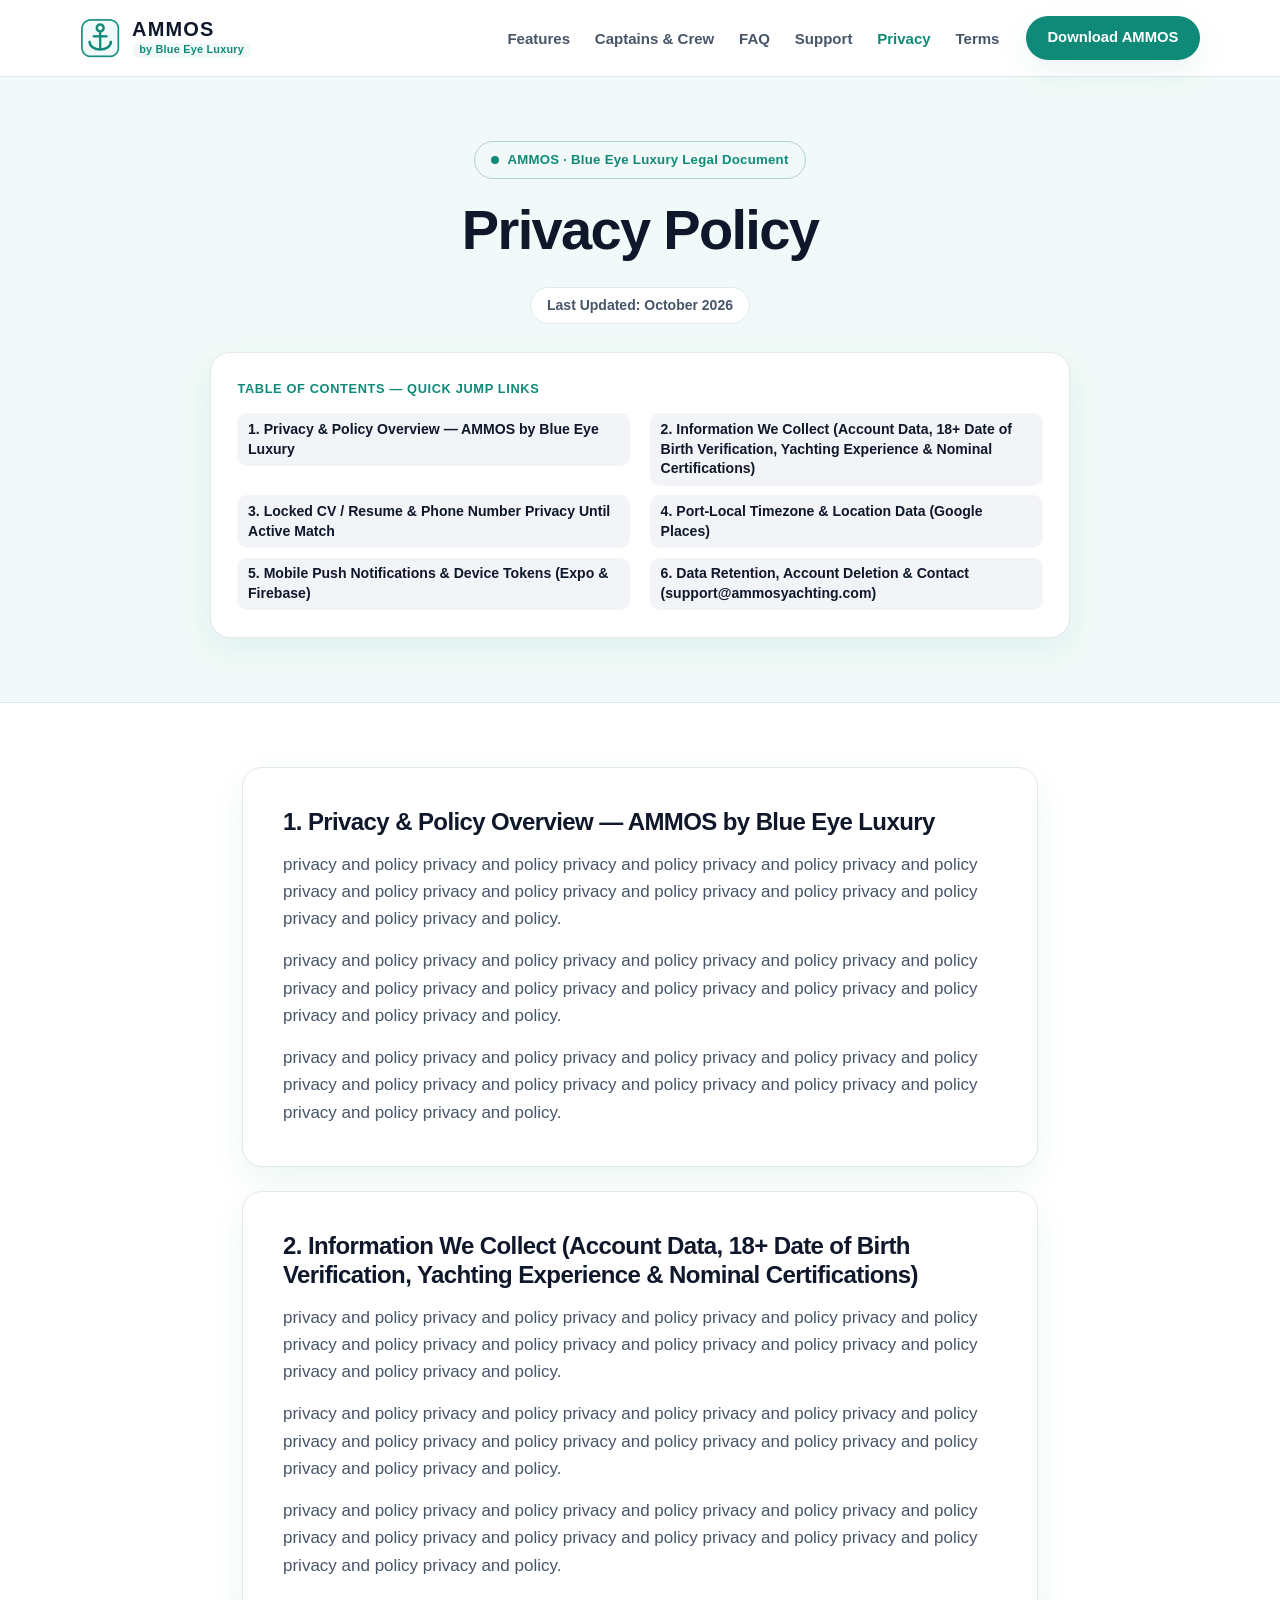
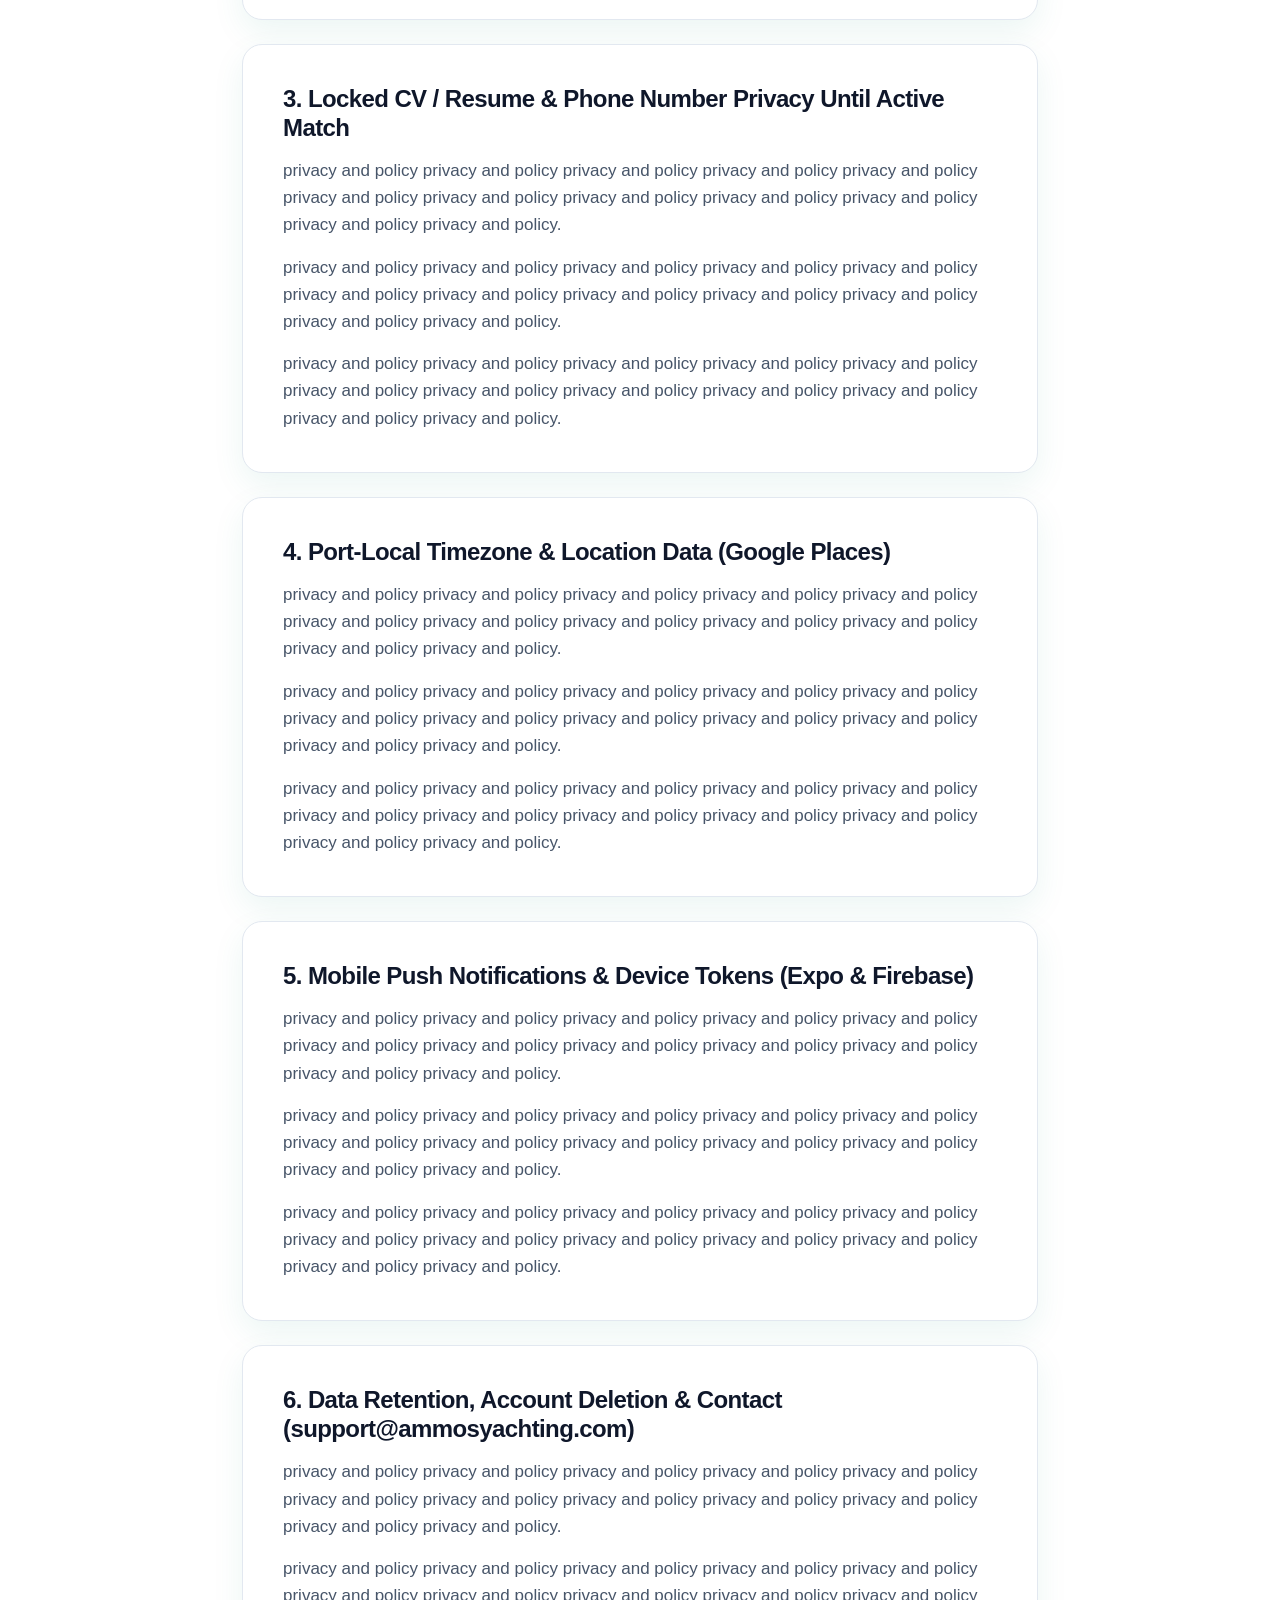
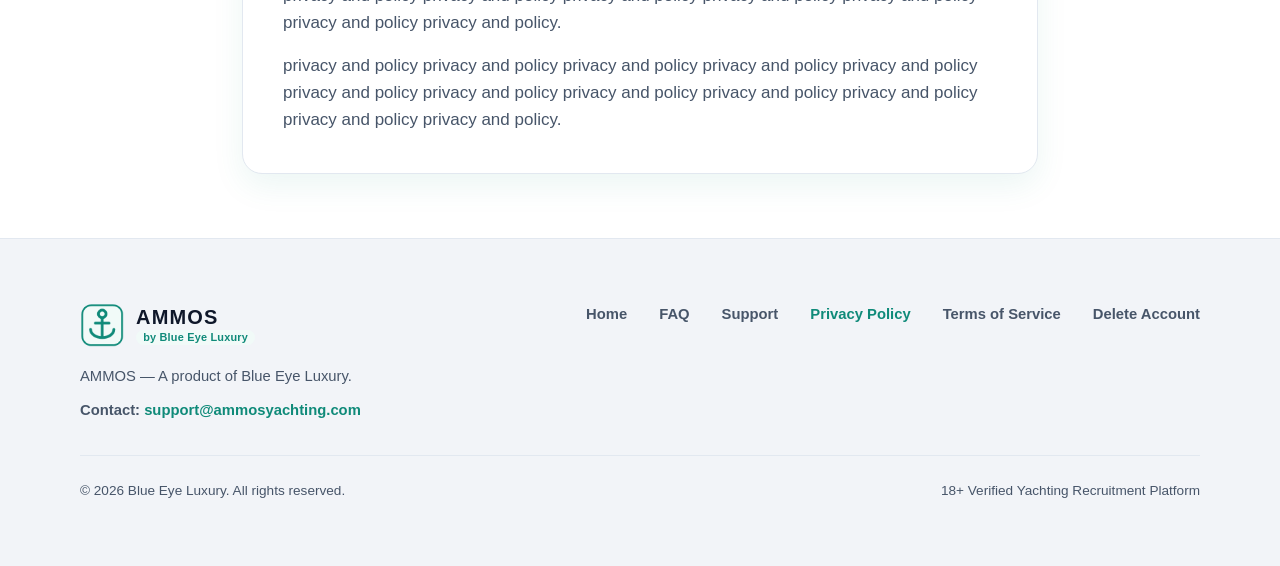
<file: privacy.html>
<!DOCTYPE html>
<html lang="en">
<head>
  <meta charset="UTF-8" />
  <meta name="viewport" content="width=device-width, initial-scale=1.0" />
  <title>Privacy Policy — AMMOS by Blue Eye Luxury</title>
  <meta
    name="description"
    content="Official Privacy Policy for the AMMOS mobile application by Blue Eye Luxury. Covers 18+ verification, locked CV and phone privacy until active match, port-local timezones, and account deletion."
  />
  <link rel="icon" type="image/png" href="assets/logo.png" />
  <link rel="apple-touch-icon" href="assets/logo.png" />
  <link rel="stylesheet" href="styles.css" />
</head>
<body>
  <!-- ====================================================================
       Sticky Blurred Header & Navigation
       ==================================================================== -->
  <header class="site-header">
    <div class="container navbar">
      <a href="index.html" class="brand-link" aria-label="AMMOS by Blue Eye Luxury Home">
        <span class="brand-logo-slot"><img src="assets/logo.png" alt="AMMOS Logo" class="brand-logo-img" /></span>
        <span class="brand-text-group">
          <span class="brand-wordmark">AMMOS</span>
          <span class="brand-sub-badge">by Blue Eye Luxury</span>
        </span>
      </a>

      <button
        type="button"
        class="nav-toggle"
        aria-label="Toggle navigation menu"
        aria-expanded="false"
        aria-controls="primary-nav-menu"
      >
        <span class="hamburger-bar"></span>
        <span class="hamburger-bar"></span>
        <span class="hamburger-bar"></span>
      </button>

      <nav id="primary-nav-menu" class="nav-menu" aria-label="Primary Navigation">
        <div class="nav-drawer-header">
          <a href="index.html" class="brand-link" aria-label="AMMOS by Blue Eye Luxury Home">
            <span class="brand-logo-slot"><img src="assets/logo.png" alt="AMMOS Logo" class="brand-logo-img" /></span>
            <span class="brand-text-group">
              <span class="brand-wordmark">AMMOS</span>
              <span class="brand-sub-badge">by Blue Eye Luxury</span>
            </span>
          </a>
        </div>
        <ul class="nav-links">
          <li><a href="index.html#features" class="nav-link">Features</a></li>
          <li><a href="index.html#roles" class="nav-link">Captains &amp; Crew</a></li>
          <li><a href="support.html#faq" class="nav-link">FAQ</a></li>
          <li><a href="support.html" class="nav-link">Support</a></li>
          <li><a href="privacy.html" class="nav-link active" aria-current="page">Privacy</a></li>
          <li><a href="terms.html" class="nav-link">Terms</a></li>
        </ul>
        <a href="index.html#download" class="nav-cta">Download AMMOS</a>
      </nav>
    </div>
  </header>

  <main>
    <!-- ==================================================================
         Top Legal Hero / Banner Area in var(--color-surface-mint)
         ================================================================== -->
    <section class="page-hero">
      <div class="container">
        <div class="eyebrow-badge">
          <span class="eyebrow-dot" aria-hidden="true"></span>
          <span>AMMOS &middot; Blue Eye Luxury Legal Document</span>
        </div>

        <h1>Privacy Policy</h1>

        <div class="page-hero-updated">
          <span>Last Updated: October 2026</span>
        </div>

        <!-- Quick Table of Contents / Section Jump Links -->
        <nav class="legal-toc" aria-label="Privacy Policy Table of Contents">
          <div class="legal-toc-title">Table of Contents &mdash; Quick Jump Links</div>
          <ul class="legal-toc-list">
            <li>
              <a href="#privacy-section-1" class="legal-toc-link">
                1. Privacy &amp; Policy Overview &mdash; AMMOS by Blue Eye Luxury
              </a>
            </li>
            <li>
              <a href="#privacy-section-2" class="legal-toc-link">
                2. Information We Collect (Account Data, 18+ Date of Birth Verification, Yachting Experience &amp; Nominal Certifications)
              </a>
            </li>
            <li>
              <a href="#privacy-section-3" class="legal-toc-link">
                3. Locked CV / Resume &amp; Phone Number Privacy Until Active Match
              </a>
            </li>
            <li>
              <a href="#privacy-section-4" class="legal-toc-link">
                4. Port-Local Timezone &amp; Location Data (Google Places)
              </a>
            </li>
            <li>
              <a href="#privacy-section-5" class="legal-toc-link">
                5. Mobile Push Notifications &amp; Device Tokens (Expo &amp; Firebase)
              </a>
            </li>
            <li>
              <a href="#privacy-section-6" class="legal-toc-link">
                6. Data Retention, Account Deletion &amp; Contact (support@ammosyachting.com)
              </a>
            </li>
          </ul>
        </nav>
      </div>
    </section>

    <!-- ==================================================================
         Privacy Policy Legal Sections (Lawyer Mock Text)
         ================================================================== -->
    <div class="legal-container">
      <!-- Section 1 -->
      <section id="privacy-section-1" class="legal-card legal-section">
        <h2>1. Privacy &amp; Policy Overview — AMMOS by Blue Eye Luxury</h2>
        <p>privacy and policy privacy and policy privacy and policy privacy and policy privacy and policy privacy and policy privacy and policy privacy and policy privacy and policy privacy and policy privacy and policy privacy and policy.</p>
        <p>privacy and policy privacy and policy privacy and policy privacy and policy privacy and policy privacy and policy privacy and policy privacy and policy privacy and policy privacy and policy privacy and policy privacy and policy.</p>
        <p>privacy and policy privacy and policy privacy and policy privacy and policy privacy and policy privacy and policy privacy and policy privacy and policy privacy and policy privacy and policy privacy and policy privacy and policy.</p>
      </section>

      <!-- Section 2 -->
      <section id="privacy-section-2" class="legal-card legal-section">
        <h2>2. Information We Collect (Account Data, 18+ Date of Birth Verification, Yachting Experience &amp; Nominal Certifications)</h2>
        <p>privacy and policy privacy and policy privacy and policy privacy and policy privacy and policy privacy and policy privacy and policy privacy and policy privacy and policy privacy and policy privacy and policy privacy and policy.</p>
        <p>privacy and policy privacy and policy privacy and policy privacy and policy privacy and policy privacy and policy privacy and policy privacy and policy privacy and policy privacy and policy privacy and policy privacy and policy.</p>
        <p>privacy and policy privacy and policy privacy and policy privacy and policy privacy and policy privacy and policy privacy and policy privacy and policy privacy and policy privacy and policy privacy and policy privacy and policy.</p>
      </section>

      <!-- Section 3 -->
      <section id="privacy-section-3" class="legal-card legal-section">
        <h2>3. Locked CV / Resume &amp; Phone Number Privacy Until Active Match</h2>
        <p>privacy and policy privacy and policy privacy and policy privacy and policy privacy and policy privacy and policy privacy and policy privacy and policy privacy and policy privacy and policy privacy and policy privacy and policy.</p>
        <p>privacy and policy privacy and policy privacy and policy privacy and policy privacy and policy privacy and policy privacy and policy privacy and policy privacy and policy privacy and policy privacy and policy privacy and policy.</p>
        <p>privacy and policy privacy and policy privacy and policy privacy and policy privacy and policy privacy and policy privacy and policy privacy and policy privacy and policy privacy and policy privacy and policy privacy and policy.</p>
      </section>

      <!-- Section 4 -->
      <section id="privacy-section-4" class="legal-card legal-section">
        <h2>4. Port-Local Timezone &amp; Location Data (Google Places)</h2>
        <p>privacy and policy privacy and policy privacy and policy privacy and policy privacy and policy privacy and policy privacy and policy privacy and policy privacy and policy privacy and policy privacy and policy privacy and policy.</p>
        <p>privacy and policy privacy and policy privacy and policy privacy and policy privacy and policy privacy and policy privacy and policy privacy and policy privacy and policy privacy and policy privacy and policy privacy and policy.</p>
        <p>privacy and policy privacy and policy privacy and policy privacy and policy privacy and policy privacy and policy privacy and policy privacy and policy privacy and policy privacy and policy privacy and policy privacy and policy.</p>
      </section>

      <!-- Section 5 -->
      <section id="privacy-section-5" class="legal-card legal-section">
        <h2>5. Mobile Push Notifications &amp; Device Tokens (Expo &amp; Firebase)</h2>
        <p>privacy and policy privacy and policy privacy and policy privacy and policy privacy and policy privacy and policy privacy and policy privacy and policy privacy and policy privacy and policy privacy and policy privacy and policy.</p>
        <p>privacy and policy privacy and policy privacy and policy privacy and policy privacy and policy privacy and policy privacy and policy privacy and policy privacy and policy privacy and policy privacy and policy privacy and policy.</p>
        <p>privacy and policy privacy and policy privacy and policy privacy and policy privacy and policy privacy and policy privacy and policy privacy and policy privacy and policy privacy and policy privacy and policy privacy and policy.</p>
      </section>

      <!-- Section 6 -->
      <section id="privacy-section-6" class="legal-card legal-section">
        <h2>6. Data Retention, Account Deletion &amp; Contact (support@ammosyachting.com)</h2>
        <p>privacy and policy privacy and policy privacy and policy privacy and policy privacy and policy privacy and policy privacy and policy privacy and policy privacy and policy privacy and policy privacy and policy privacy and policy.</p>
        <p>privacy and policy privacy and policy privacy and policy privacy and policy privacy and policy privacy and policy privacy and policy privacy and policy privacy and policy privacy and policy privacy and policy privacy and policy.</p>
        <p>privacy and policy privacy and policy privacy and policy privacy and policy privacy and policy privacy and policy privacy and policy privacy and policy privacy and policy privacy and policy privacy and policy privacy and policy.</p>
      </section>
    </div>
  </main>

  <!-- ====================================================================
       Minimal Footer
       ==================================================================== -->
  <footer class="site-footer">
    <div class="container">
      <div class="footer-grid">
        <div class="footer-brand-col">
          <a href="index.html" class="brand-link">
            <span class="brand-logo-slot"><img src="assets/logo.png" alt="AMMOS Logo" class="brand-logo-img" /></span>
            <span class="brand-text-group">
              <span class="brand-wordmark">AMMOS</span>
              <span class="brand-sub-badge">by Blue Eye Luxury</span>
            </span>
          </a>
          <p class="footer-tagline">AMMOS &mdash; A product of Blue Eye Luxury.</p>
          <p class="footer-contact">
            Contact: <a href="mailto:support@ammosyachting.com">support@ammosyachting.com</a>
          </p>
        </div>

        <nav class="footer-links-nav" aria-label="Footer Legal and Support Links">
          <a href="index.html" class="footer-link">Home</a>
          <a href="support.html#faq" class="footer-link">FAQ</a>
          <a href="support.html" class="footer-link">Support</a>
          <a href="privacy.html" class="footer-link active" aria-current="page">Privacy Policy</a>
          <a href="terms.html" class="footer-link">Terms of Service</a>
          <a href="delete-account.html" class="footer-link">Delete Account</a>
        </nav>
      </div>

      <div class="footer-bottom">
        <span>&copy; 2026 Blue Eye Luxury. All rights reserved.</span>
        <span>18+ Verified Yachting Recruitment Platform</span>
      </div>
    </div>
  </footer>

  <script src="script.js"></script>
</body>
</html>
</file>
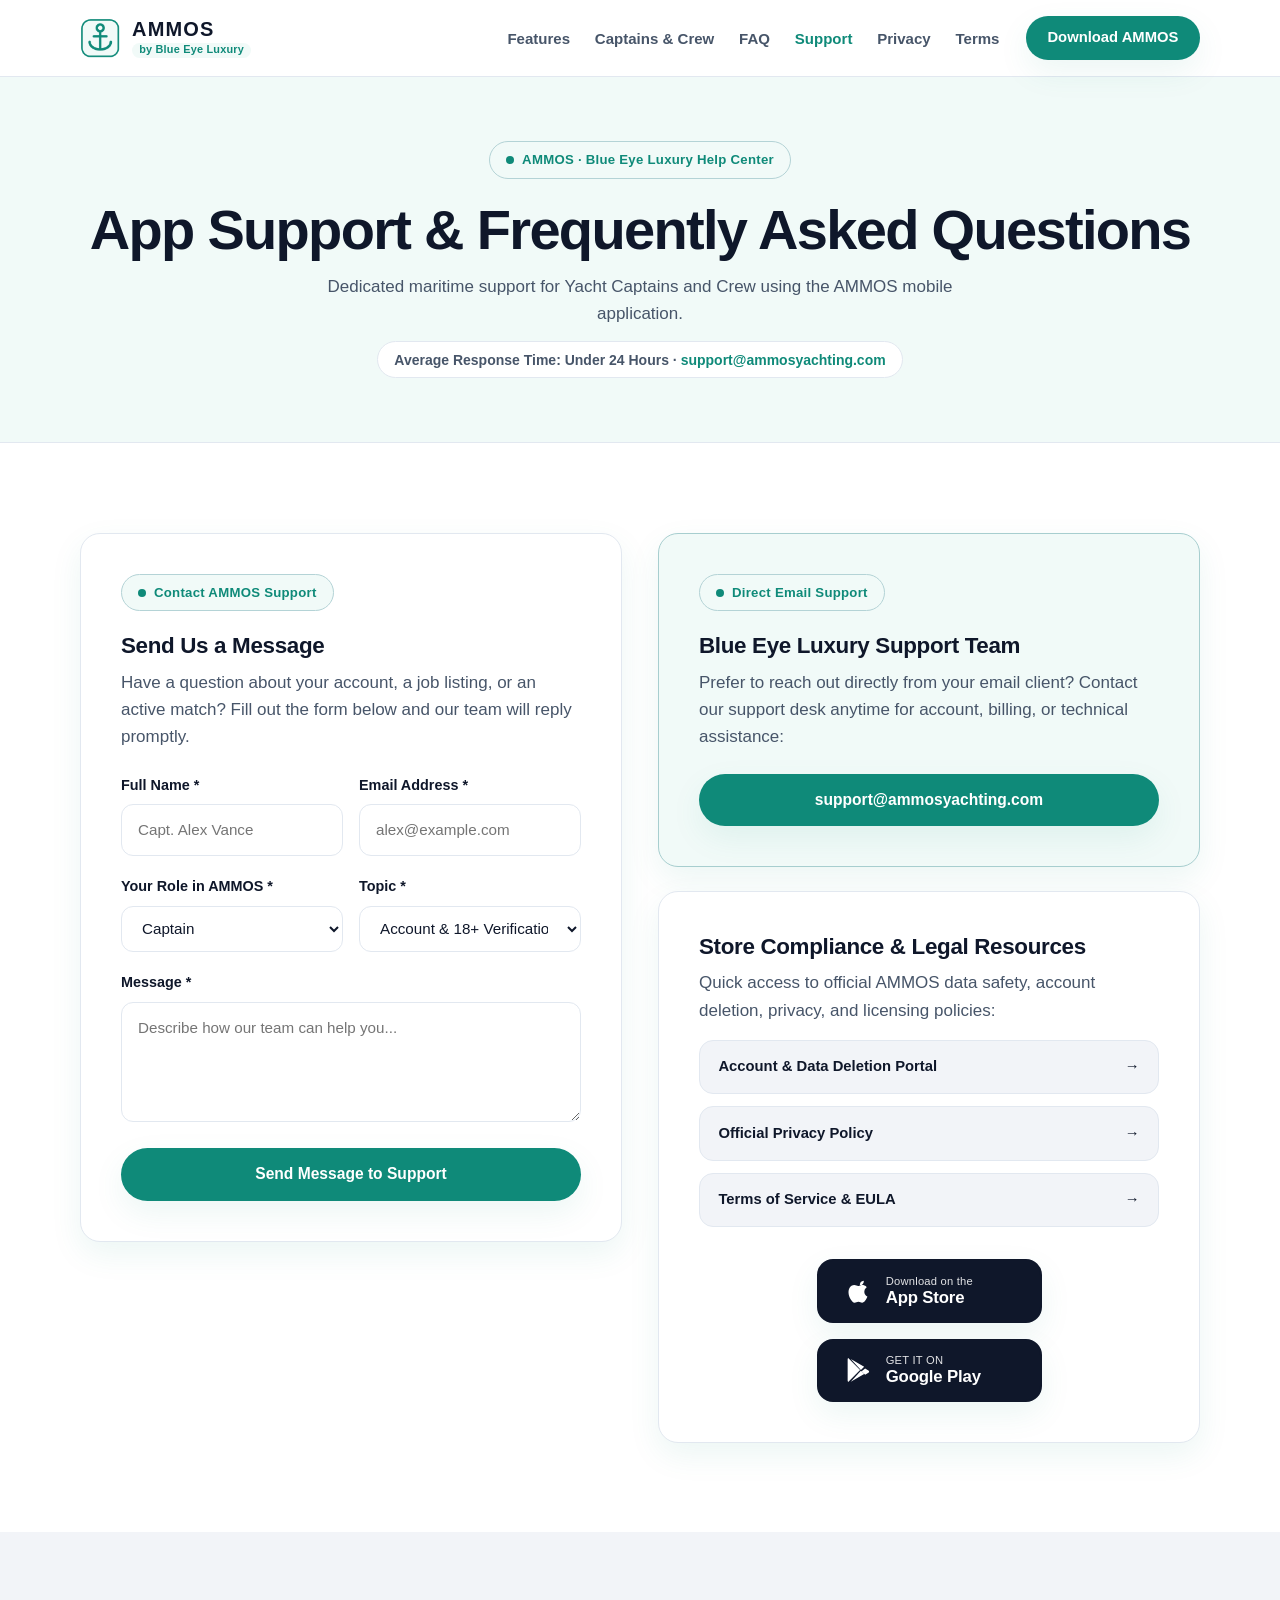
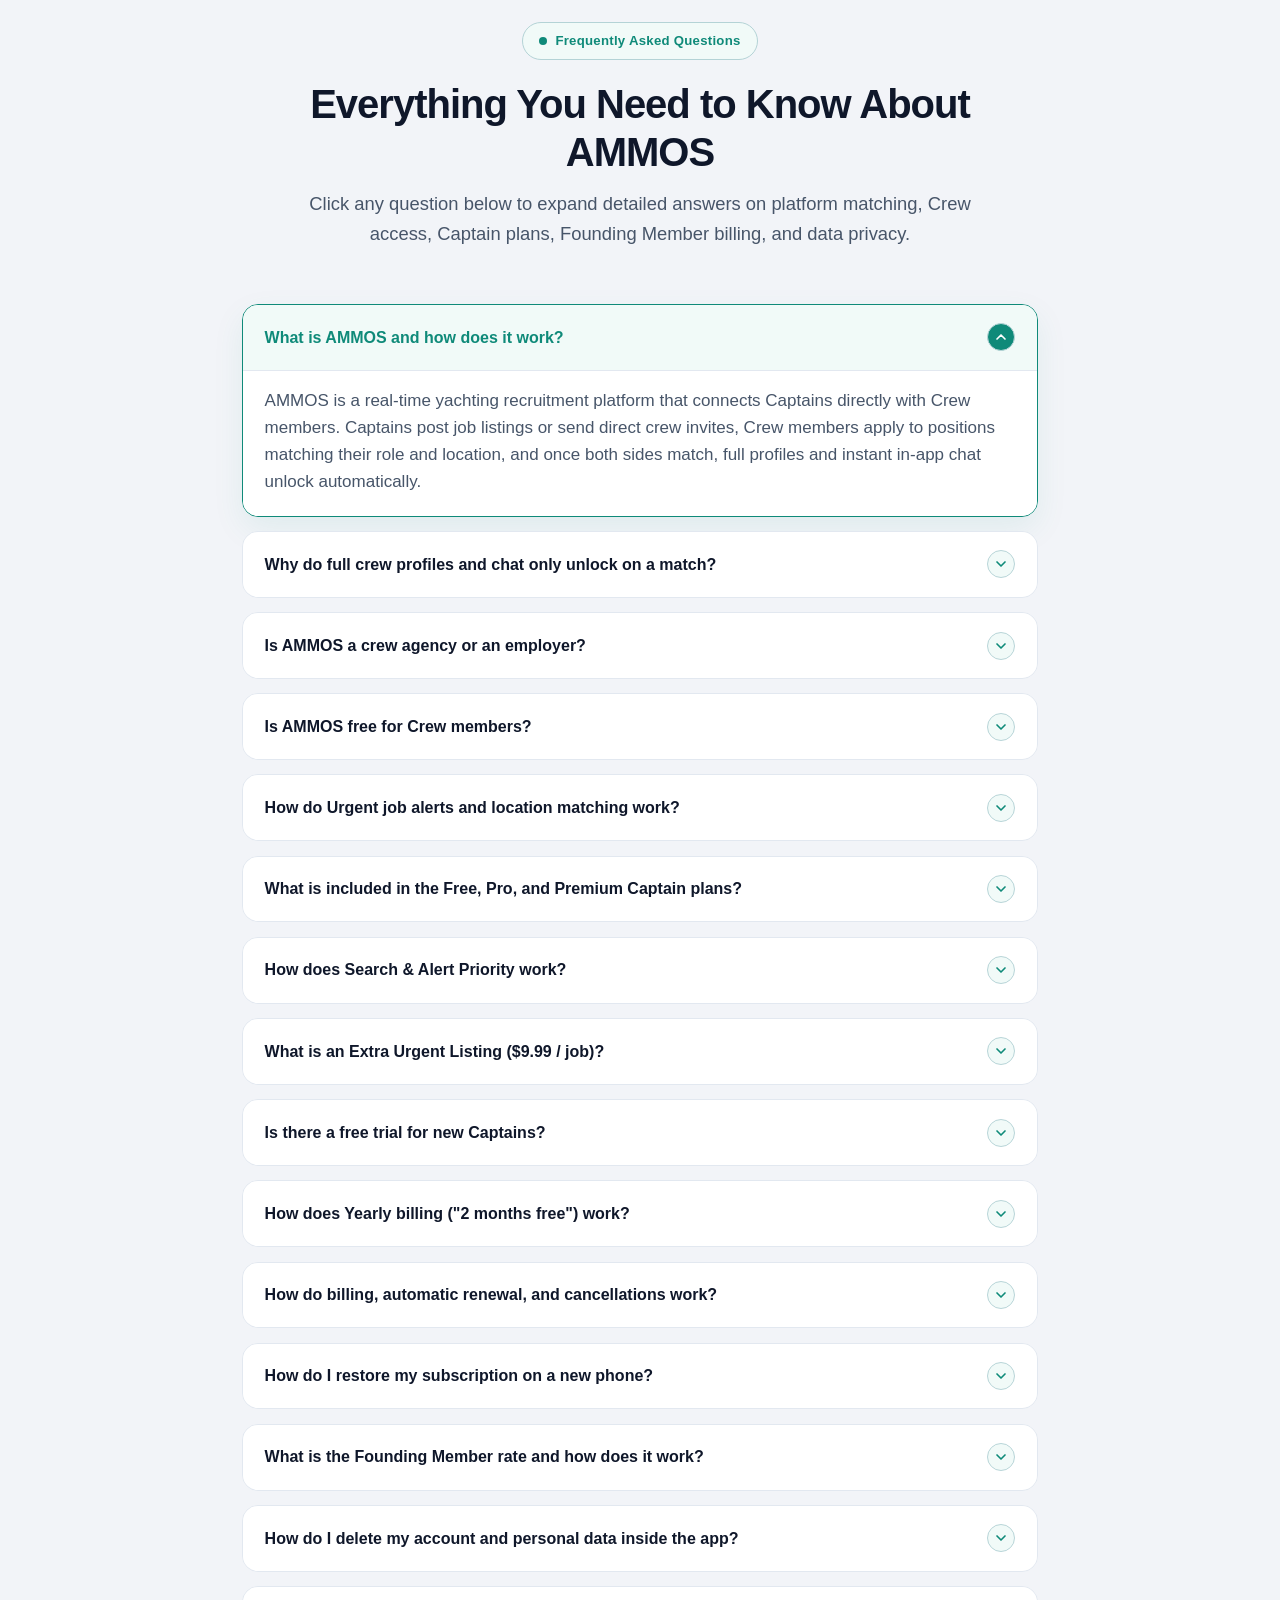
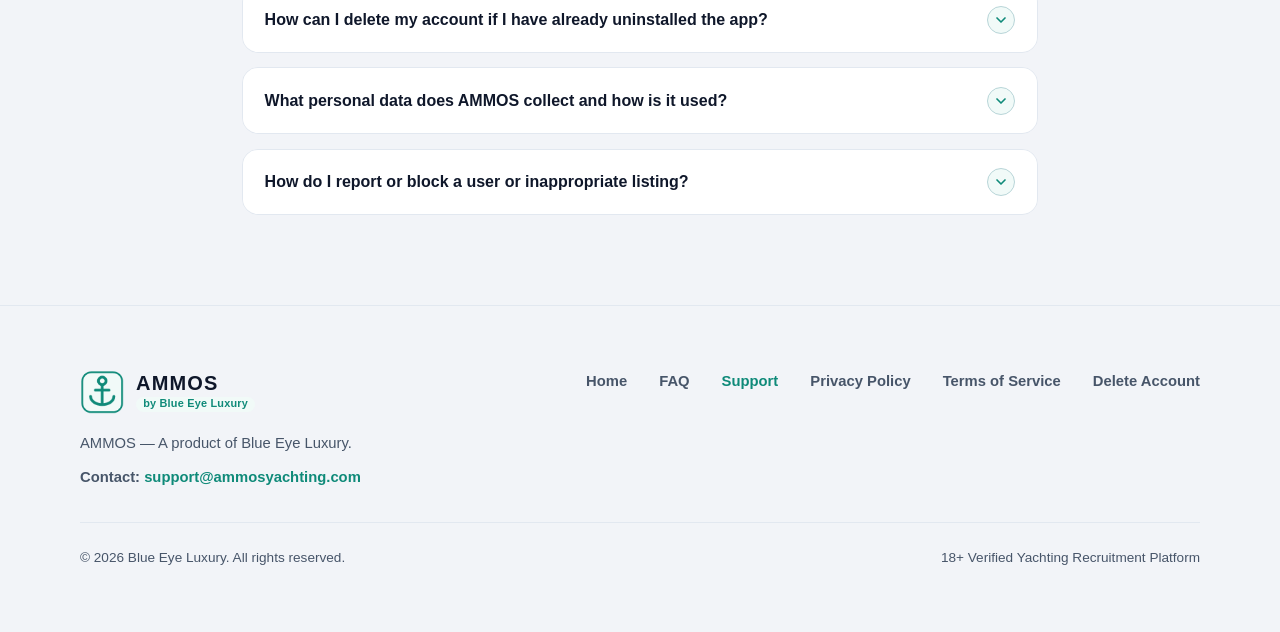
<file: support.html>
<!DOCTYPE html>
<html lang="en">
<head>
  <meta charset="UTF-8" />
  <meta name="viewport" content="width=device-width, initial-scale=1.0" />
  <title>App Support &amp; Frequently Asked Questions — AMMOS by Blue Eye Luxury</title>
  <meta
    name="description"
    content="Official App Support and Help Center for AMMOS by Blue Eye Luxury. Contact our support team at support@ammosyachting.com or browse Frequently Asked Questions for Captains and Crew."
  />
  <link rel="icon" type="image/png" href="assets/logo.png" />
  <link rel="apple-touch-icon" href="assets/logo.png" />
  <link rel="stylesheet" href="styles.css" />
</head>
<body>
  <!-- ====================================================================
       Sticky Blurred Header & Navigation
       ==================================================================== -->
  <header class="site-header">
    <div class="container navbar">
      <a href="index.html" class="brand-link" aria-label="AMMOS by Blue Eye Luxury Home">
        <span class="brand-logo-slot"><img src="assets/logo.png" alt="AMMOS Logo" class="brand-logo-img" /></span>
        <span class="brand-text-group">
          <span class="brand-wordmark">AMMOS</span>
          <span class="brand-sub-badge">by Blue Eye Luxury</span>
        </span>
      </a>

      <button
        type="button"
        class="nav-toggle"
        aria-label="Toggle navigation menu"
        aria-expanded="false"
        aria-controls="primary-nav-menu"
      >
        <span class="hamburger-bar"></span>
        <span class="hamburger-bar"></span>
        <span class="hamburger-bar"></span>
      </button>

      <nav id="primary-nav-menu" class="nav-menu" aria-label="Primary Navigation">
        <div class="nav-drawer-header">
          <a href="index.html" class="brand-link" aria-label="AMMOS by Blue Eye Luxury Home">
            <span class="brand-logo-slot"><img src="assets/logo.png" alt="AMMOS Logo" class="brand-logo-img" /></span>
            <span class="brand-text-group">
              <span class="brand-wordmark">AMMOS</span>
              <span class="brand-sub-badge">by Blue Eye Luxury</span>
            </span>
          </a>
        </div>
        <ul class="nav-links">
          <li><a href="index.html#features" class="nav-link">Features</a></li>
          <li><a href="index.html#roles" class="nav-link">Captains &amp; Crew</a></li>
          <li><a href="#faq" class="nav-link">FAQ</a></li>
          <li><a href="support.html" class="nav-link active" aria-current="page">Support</a></li>
          <li><a href="privacy.html" class="nav-link">Privacy</a></li>
          <li><a href="terms.html" class="nav-link">Terms</a></li>
        </ul>
        <a href="index.html#download" class="nav-cta">Download AMMOS</a>
      </nav>
    </div>
  </header>

  <main>
    <!-- ==================================================================
         Top Hero Banner in var(--color-surface-mint)
         ================================================================== -->
    <section class="page-hero">
      <div class="container">
        <div class="eyebrow-badge">
          <span class="eyebrow-dot" aria-hidden="true"></span>
          <span>AMMOS &middot; Blue Eye Luxury Help Center</span>
        </div>

        <h1>App Support &amp; Frequently Asked Questions</h1>

        <p>
          Dedicated maritime support for Yacht Captains and Crew using the AMMOS mobile application.
        </p>

        <div class="page-hero-updated">
          <span>Average Response Time: Under 24 Hours &middot; <a href="mailto:support@ammosyachting.com">support@ammosyachting.com</a></span>
        </div>
      </div>
    </section>

    <!-- ==================================================================
         Responsive 2-Column Support Section
         ================================================================== -->
    <section class="section">
      <div class="container">
        <div class="two-col-grid">
          <!-- Left Column: Interactive Contact Support Form -->
          <div class="form-card">
            <div class="eyebrow-badge">
              <span class="eyebrow-dot" aria-hidden="true"></span>
              <span>Contact AMMOS Support</span>
            </div>
            <h2 class="h3 card-title">Send Us a Message</h2>
            <p class="card-subtitle">
              Have a question about your account, a job listing, or an active match? Fill out the form below and our team will reply promptly.
            </p>

            <form
              id="support-form"
              class="contact-form"
              data-success-message="Thank you for contacting AMMOS Support at Blue Eye Luxury. Your message has been received and our team will reply to your email within 24 hours."
            >
              <div class="form-row-2">
                <div class="form-group">
                  <label for="support-name" class="form-label">Full Name *</label>
                  <input
                    type="text"
                    id="support-name"
                    name="full_name"
                    class="form-input"
                    placeholder="Capt. Alex Vance"
                    required
                  />
                </div>

                <div class="form-group">
                  <label for="support-email" class="form-label">Email Address *</label>
                  <input
                    type="email"
                    id="support-email"
                    name="email"
                    class="form-input"
                    placeholder="alex@example.com"
                    required
                  />
                </div>
              </div>

              <div class="form-row-2">
                <div class="form-group">
                  <label for="support-role" class="form-label">Your Role in AMMOS *</label>
                  <select id="support-role" name="role" class="form-select" required>
                    <option value="Captain">Captain</option>
                    <option value="Crew">Crew</option>
                    <option value="General Inquiry">General Inquiry</option>
                  </select>
                </div>

                <div class="form-group">
                  <label for="support-topic" class="form-label">Topic *</label>
                  <select id="support-topic" name="topic" class="form-select" required>
                    <option value="Account & 18+ Verification">Account &amp; 18+ Verification</option>
                    <option value="My Yachts & Job Listings">My Yachts &amp; Job Listings</option>
                    <option value="Port-Local Timezones">Port-Local Timezones</option>
                    <option value="Active Match & CV Unlock">Active Match &amp; CV Unlock</option>
                    <option value="AMMOS Pro Subscription">AMMOS Pro Subscription</option>
                    <option value="Bug Report">Bug Report</option>
                  </select>
                </div>
              </div>

              <div class="form-group">
                <label for="support-message" class="form-label">Message *</label>
                <textarea
                  id="support-message"
                  name="message"
                  class="form-textarea"
                  placeholder="Describe how our team can help you..."
                  required
                ></textarea>
              </div>

              <button type="submit" class="btn btn-primary btn-full">
                Send Message to Support
              </button>

              <div class="form-confirmation" role="status" aria-live="polite"></div>
            </form>
          </div>

          <!-- Right Column: Direct Contact & Store Compliance Quick Cards -->
          <div class="support-side-stack">
            <!-- Direct Email Card -->
            <div class="form-card form-card-mint">
              <div class="eyebrow-badge">
                <span class="eyebrow-dot" aria-hidden="true"></span>
                <span>Direct Email Support</span>
              </div>
              <h3 class="card-title">Blue Eye Luxury Support Team</h3>
              <p class="card-subtitle">
                Prefer to reach out directly from your email client? Contact our support desk anytime for account, billing, or technical assistance:
              </p>
              <a href="mailto:support@ammosyachting.com" class="btn btn-primary btn-full">
                support@ammosyachting.com
              </a>
            </div>

            <!-- Quick Compliance Links Card -->
            <div class="form-card">
              <h3 class="card-title">Store Compliance &amp; Legal Resources</h3>
              <p>
                Quick access to official AMMOS data safety, account deletion, privacy, and licensing policies:
              </p>

              <div class="compliance-links-list">
                <a href="delete-account.html" class="compliance-link-item">
                  <span>Account &amp; Data Deletion Portal</span>
                  <span aria-hidden="true">&rarr;</span>
                </a>
                <a href="privacy.html" class="compliance-link-item">
                  <span>Official Privacy Policy</span>
                  <span aria-hidden="true">&rarr;</span>
                </a>
                <a href="terms.html" class="compliance-link-item">
                  <span>Terms of Service &amp; EULA</span>
                  <span aria-hidden="true">&rarr;</span>
                </a>
              </div>

              <!-- Centered App Store & Google Play Download Buttons -->
              <div class="store-buttons" aria-label="Download AMMOS Mobile App">
                <a href="index.html#download" class="store-btn" aria-label="Download on the App Store">
                  <svg class="store-btn-icon" viewBox="0 0 24 24" fill="currentColor" aria-hidden="true">
                    <path d="M18.71 19.5c-.83 1.24-1.71 2.45-3.05 2.47-1.34.03-1.77-.79-3.29-.79-1.53 0-2 .77-3.27.82-1.31.05-2.3-1.32-3.14-2.53C4.25 17 2.94 12.45 4.7 9.39c.87-1.52 2.43-2.48 4.12-2.51 1.28-.02 2.5.87 3.29.87.78 0 2.26-1.07 3.81-.91.65.03 2.47.26 3.64 1.98-.09.06-2.17 1.28-2.15 3.81.03 3.02 2.65 4.03 2.68 4.04-.03.07-.42 1.44-1.38 2.83M15.96 6.32c.67-.81 1.12-1.94 1-3.07-.96.04-2.13.64-2.82 1.45-.61.7-.115 1.85-1.01 2.96 1.08.08 2.16-.53 2.83-1.34z" />
                  </svg>
                  <span class="store-btn-text">
                    <span class="store-btn-small">Download on the</span>
                    <span class="store-btn-large">App Store</span>
                  </span>
                </a>

                <a href="index.html#download" class="store-btn" aria-label="Get it on Google Play">
                  <svg class="store-btn-icon" viewBox="0 0 24 24" fill="currentColor" aria-hidden="true">
                    <path d="M3.61 1.814L13.793 12 3.61 22.186a1.55 1.55 0 0 1-.485-1.148V2.962c0-.447.185-.86.485-1.148zm10.89 10.89l2.792 2.792-11.49 6.634 8.698-9.426zm3.62-1.922l2.805 1.619c.79.456.79 1.6 0 2.056l-2.805 1.619-3.02-3.02 3.02-2.274zM5.802 2.48l11.49 6.634-2.792 2.792L5.802 2.48z" />
                  </svg>
                  <span class="store-btn-text">
                    <span class="store-btn-small">GET IT ON</span>
                    <span class="store-btn-large">Google Play</span>
                  </span>
                </a>
              </div>
            </div>
          </div>
        </div>
      </div>
    </section>

    <!-- ==================================================================
         Unified 17-Question FAQ Accordion Section (#faq)
         ================================================================== -->
    <section id="faq" class="section section-gray faq-section">
      <div class="container-narrow">
        <div class="section-header">
          <div class="eyebrow-badge">
            <span class="eyebrow-dot" aria-hidden="true"></span>
            <span>Frequently Asked Questions</span>
          </div>
          <h2>Everything You Need to Know About AMMOS</h2>
          <p>
            Click any question below to expand detailed answers on platform matching, Crew access, Captain plans, Founding Member billing, and data privacy.
          </p>
        </div>

        <div class="faq-list">
          <div class="faq-item is-open">
            <button type="button" class="faq-question" aria-expanded="true">
              <span>What is AMMOS and how does it work?</span>
              <span class="faq-icon" aria-hidden="true">
                <svg width="16" height="16" viewBox="0 0 24 24" fill="none" stroke="currentColor" stroke-width="2.5" stroke-linecap="round" stroke-linejoin="round">
                  <polyline points="6 9 12 15 18 9"></polyline>
                </svg>
              </span>
            </button>
            <div class="faq-answer">
              <p>
                AMMOS is a real-time yachting recruitment platform that connects Captains directly with Crew members. Captains post job listings or send direct crew invites, Crew members apply to positions matching their role and location, and once both sides match, full profiles and instant in-app chat unlock automatically.
              </p>
            </div>
          </div>

          <div class="faq-item">
            <button type="button" class="faq-question" aria-expanded="false">
              <span>Why do full crew profiles and chat only unlock on a match?</span>
              <span class="faq-icon" aria-hidden="true">
                <svg width="16" height="16" viewBox="0 0 24 24" fill="none" stroke="currentColor" stroke-width="2.5" stroke-linecap="round" stroke-linejoin="round">
                  <polyline points="6 9 12 15 18 9"></polyline>
                </svg>
              </span>
            </button>
            <div class="faq-answer">
              <p>
                To protect personal privacy and prevent unsolicited spam, full crew profiles (including CV, certificates, and contact details) and direct messaging remain private until a mutual match occurs (Full profile on match and Chat on match). A match happens when a Captain accepts a Crew member's job application or when a Crew member accepts a Captain's direct invite.
              </p>
            </div>
          </div>

          <div class="faq-item">
            <button type="button" class="faq-question" aria-expanded="false">
              <span>Is AMMOS a crew agency or an employer?</span>
              <span class="faq-icon" aria-hidden="true">
                <svg width="16" height="16" viewBox="0 0 24 24" fill="none" stroke="currentColor" stroke-width="2.5" stroke-linecap="round" stroke-linejoin="round">
                  <polyline points="6 9 12 15 18 9"></polyline>
                </svg>
              </span>
            </button>
            <div class="faq-answer">
              <p>
                No. AMMOS is strictly a technology platform that facilitates direct connections between Captains and Crew. AMMOS does not act as an employer, maritime recruiter, or crewing agency, and does not participate in employment contracts, salary negotiations, or onboard operations. Captains and Crew are solely responsible for verifying maritime certificates, licenses, references, visas, and legal eligibility before entering into any employment agreement.
              </p>
            </div>
          </div>

          <div class="faq-item">
            <button type="button" class="faq-question" aria-expanded="false">
              <span>Is AMMOS free for Crew members?</span>
              <span class="faq-icon" aria-hidden="true">
                <svg width="16" height="16" viewBox="0 0 24 24" fill="none" stroke="currentColor" stroke-width="2.5" stroke-linecap="round" stroke-linejoin="round">
                  <polyline points="6 9 12 15 18 9"></polyline>
                </svg>
              </span>
            </button>
            <div class="faq-answer">
              <p>
                Yes. Creating a Crew profile, uploading your CV and certificates, browsing job listings, receiving priority job alerts, applying for positions, and chatting with matched Captains is 100% free for Crew members.
              </p>
            </div>
          </div>

          <div class="faq-item">
            <button type="button" class="faq-question" aria-expanded="false">
              <span>How do Urgent job alerts and location matching work?</span>
              <span class="faq-icon" aria-hidden="true">
                <svg width="16" height="16" viewBox="0 0 24 24" fill="none" stroke="currentColor" stroke-width="2.5" stroke-linecap="round" stroke-linejoin="round">
                  <polyline points="6 9 12 15 18 9"></polyline>
                </svg>
              </span>
            </button>
            <div class="faq-answer">
              <p>
                When you set your status to available and enable location permissions and push notifications, AMMOS matches you with nearby opportunities. Whenever a Captain posts an Urgent listing within a 150 km radius of your location, you receive an instant priority alert so you can review and apply right away.
              </p>
            </div>
          </div>

          <div class="faq-item">
            <button type="button" class="faq-question" aria-expanded="false">
              <span>What is included in the Free, Pro, and Premium Captain plans?</span>
              <span class="faq-icon" aria-hidden="true">
                <svg width="16" height="16" viewBox="0 0 24 24" fill="none" stroke="currentColor" stroke-width="2.5" stroke-linecap="round" stroke-linejoin="round">
                  <polyline points="6 9 12 15 18 9"></polyline>
                </svg>
              </span>
            </button>
            <div class="faq-answer">
              <ul class="faq-bullet-list">
                <li>• Free ($0): 1 yacht, 1 job listing per month, Standard search &amp; alert priority, plus full crew profile and chat on match.</li>
                <li>• Pro ($49/mo or $490/yr): 1 yacht, Unlimited listings, 3 Urgent listings per month, Unlimited crew invites, and High priority.</li>
                <li>• Premium ($149/mo or $1490/yr): Unlimited yachts, Unlimited listings, Unlimited Urgent listings, Unlimited crew invites, and Top (1st) priority.</li>
              </ul>
            </div>
          </div>

          <div class="faq-item">
            <button type="button" class="faq-question" aria-expanded="false">
              <span>How does Search &amp; Alert Priority work?</span>
              <span class="faq-icon" aria-hidden="true">
                <svg width="16" height="16" viewBox="0 0 24 24" fill="none" stroke="currentColor" stroke-width="2.5" stroke-linecap="round" stroke-linejoin="round">
                  <polyline points="6 9 12 15 18 9"></polyline>
                </svg>
              </span>
            </button>
            <div class="faq-answer">
              <p>
                Job listings and crew notifications are ranked hierarchically so subscribed Captains fill positions faster. All Urgent listings are pinned at the top of Search and Home first (ordered by Premium ➔ Pro ➔ Free), followed by standard listings ordered by subscription tier (Premium Top 1st ➔ Pro High ➔ Free Standard).
              </p>
            </div>
          </div>

          <div class="faq-item">
            <button type="button" class="faq-question" aria-expanded="false">
              <span>What is an Extra Urgent Listing ($9.99 / job)?</span>
              <span class="faq-icon" aria-hidden="true">
                <svg width="16" height="16" viewBox="0 0 24 24" fill="none" stroke="currentColor" stroke-width="2.5" stroke-linecap="round" stroke-linejoin="round">
                  <polyline points="6 9 12 15 18 9"></polyline>
                </svg>
              </span>
            </button>
            <div class="faq-answer">
              <p>
                An Urgent listing pins your job 1st in Search &amp; Home, expands visibility to a 3× wider radius (150 km), and sends an instant priority alert to available crew. If you are on the Free plan or have used your 3 monthly Urgent listings on Pro, you can purchase a single Extra Urgent Listing for $9.99 / job as a one-time, non-recurring purchase without changing your subscription.
              </p>
            </div>
          </div>

          <div class="faq-item">
            <button type="button" class="faq-question" aria-expanded="false">
              <span>Is there a free trial for new Captains?</span>
              <span class="faq-icon" aria-hidden="true">
                <svg width="16" height="16" viewBox="0 0 24 24" fill="none" stroke="currentColor" stroke-width="2.5" stroke-linecap="round" stroke-linejoin="round">
                  <polyline points="6 9 12 15 18 9"></polyline>
                </svg>
              </span>
            </button>
            <div class="faq-answer">
              <p>
                Yes. New Captains subscribing to Pro or Premium for the first time receive a 30-day free trial (available once per account lifetime). You can explore all plan features free for 30 days, and you will only be billed if you choose to keep your subscription active after the 30-day trial period ends.
              </p>
            </div>
          </div>

          <div class="faq-item">
            <button type="button" class="faq-question" aria-expanded="false">
              <span>How does Yearly billing ("2 months free") work?</span>
              <span class="faq-icon" aria-hidden="true">
                <svg width="16" height="16" viewBox="0 0 24 24" fill="none" stroke="currentColor" stroke-width="2.5" stroke-linecap="round" stroke-linejoin="round">
                  <polyline points="6 9 12 15 18 9"></polyline>
                </svg>
              </span>
            </button>
            <div class="faq-answer">
              <p>
                When you choose Yearly (2 months free), you are billed once per year at a discounted annual rate equal to 10 months instead of 12, giving you 2 full months free every year compared to monthly billing.
              </p>
            </div>
          </div>

          <div class="faq-item">
            <button type="button" class="faq-question" aria-expanded="false">
              <span>How do billing, automatic renewal, and cancellations work?</span>
              <span class="faq-icon" aria-hidden="true">
                <svg width="16" height="16" viewBox="0 0 24 24" fill="none" stroke="currentColor" stroke-width="2.5" stroke-linecap="round" stroke-linejoin="round">
                  <polyline points="6 9 12 15 18 9"></polyline>
                </svg>
              </span>
            </button>
            <div class="faq-answer">
              <p>
                All subscriptions and payments are processed securely by Apple (App Store on iOS) or Google (Google Play on Android). Your subscription automatically renews at the end of each billing cycle (monthly or yearly) unless canceled at least 24 hours before the end of your current trial or billing period. Your account will be charged for renewal within 24 hours prior to the end of the current period. You can manage or cancel your subscription anytime in your device's Apple ID or Google Play Subscriptions settings, or via Profile ➔ Choose Your Plan inside AMMOS.
              </p>
            </div>
          </div>

          <div class="faq-item">
            <button type="button" class="faq-question" aria-expanded="false">
              <span>How do I restore my subscription on a new phone?</span>
              <span class="faq-icon" aria-hidden="true">
                <svg width="16" height="16" viewBox="0 0 24 24" fill="none" stroke="currentColor" stroke-width="2.5" stroke-linecap="round" stroke-linejoin="round">
                  <polyline points="6 9 12 15 18 9"></polyline>
                </svg>
              </span>
            </button>
            <div class="faq-answer">
              <p>
                Sign into your AMMOS account on your new device, go to Profile ➔ Choose Your Plan, and tap Restore Purchases at the bottom of the screen to sync your active subscription.
              </p>
            </div>
          </div>

          <div class="faq-item">
            <button type="button" class="faq-question" aria-expanded="false">
              <span>What is the Founding Member rate and how does it work?</span>
              <span class="faq-icon" aria-hidden="true">
                <svg width="16" height="16" viewBox="0 0 24 24" fill="none" stroke="currentColor" stroke-width="2.5" stroke-linecap="round" stroke-linejoin="round">
                  <polyline points="6 9 12 15 18 9"></polyline>
                </svg>
              </span>
            </button>
            <div class="faq-answer">
              <p>
                Captains who subscribe to Pro or Premium during our first month of launch lock in special Founding Member rates ($29/mo or $290/yr for Pro, and $89/mo or $890/yr for Premium) for life, as long as their paid subscription remains active. Founding Members can switch freely between Pro and Premium or between Monthly and Yearly billing while keeping their discount, but downgrading to Free or canceling permanently forfeits the Founding Member rate.
              </p>
            </div>
          </div>

          <div class="faq-item">
            <button type="button" class="faq-question" aria-expanded="false">
              <span>How do I delete my account and personal data inside the app?</span>
              <span class="faq-icon" aria-hidden="true">
                <svg width="16" height="16" viewBox="0 0 24 24" fill="none" stroke="currentColor" stroke-width="2.5" stroke-linecap="round" stroke-linejoin="round">
                  <polyline points="6 9 12 15 18 9"></polyline>
                </svg>
              </span>
            </button>
            <div class="faq-answer">
              <p>
                You can permanently delete your account at any time directly inside the app by going to Profile ➔ Delete Account and confirming the deletion. Deleting your account immediately removes your public profile, CV, yachts, active job listings, applications, and chat access.
              </p>
            </div>
          </div>

          <div class="faq-item">
            <button type="button" class="faq-question" aria-expanded="false">
              <span>How can I delete my account if I have already uninstalled the app?</span>
              <span class="faq-icon" aria-hidden="true">
                <svg width="16" height="16" viewBox="0 0 24 24" fill="none" stroke="currentColor" stroke-width="2.5" stroke-linecap="round" stroke-linejoin="round">
                  <polyline points="6 9 12 15 18 9"></polyline>
                </svg>
              </span>
            </button>
            <div class="faq-answer">
              <p>
                If you have already deleted the AMMOS app from your device, you can request full account and data deletion by emailing our support team at <a href="mailto:support@ammosyachting.com">support@ammosyachting.com</a> from the email address registered to your AMMOS account with the subject line "Account Deletion Request". We will permanently delete your account and personal data within 7 business days (excluding only transaction invoices required to be retained by tax law). Note: Uninstalling the app or deleting your AMMOS account does not automatically cancel an active App Store or Google Play subscription; please ensure you also cancel your subscription in your Apple or Google account settings.
              </p>
            </div>
          </div>

          <div class="faq-item">
            <button type="button" class="faq-question" aria-expanded="false">
              <span>What personal data does AMMOS collect and how is it used?</span>
              <span class="faq-icon" aria-hidden="true">
                <svg width="16" height="16" viewBox="0 0 24 24" fill="none" stroke="currentColor" stroke-width="2.5" stroke-linecap="round" stroke-linejoin="round">
                  <polyline points="6 9 12 15 18 9"></polyline>
                </svg>
              </span>
            </button>
            <div class="faq-answer">
              <p>
                In compliance with Apple App Store and Google Play Data Safety standards, AMMOS collects only the data necessary to operate the recruitment platform:
              </p>
              <ul class="faq-bullet-list">
                <li>• Account &amp; Contact Info: Name, email, phone number, and authentication credentials to create and secure your account.</li>
                <li>• Professional Profile &amp; Yacht Data: Role, sea-time experience, certificates, CV documents, profile photos, and yacht specifications to match Captains and Crew.</li>
                <li>• Location Data: Approximate or precise location (when permitted) to display nearby jobs and deliver 150 km Urgent job alerts.</li>
                <li>• In-App Communications: Job applications, crew invites, and chat messages between matched users.</li>
                <li>• Subscription &amp; Device Identifiers: Purchase status (via Apple/Google) and push notification tokens to deliver real-time alerts.</li>
              </ul>
              <p>
                All data is encrypted in transit, used strictly for app functionality, and is never sold to third-party advertisers.
              </p>
            </div>
          </div>

          <div class="faq-item">
            <button type="button" class="faq-question" aria-expanded="false">
              <span>How do I report or block a user or inappropriate listing?</span>
              <span class="faq-icon" aria-hidden="true">
                <svg width="16" height="16" viewBox="0 0 24 24" fill="none" stroke="currentColor" stroke-width="2.5" stroke-linecap="round" stroke-linejoin="round">
                  <polyline points="6 9 12 15 18 9"></polyline>
                </svg>
              </span>
            </button>
            <div class="faq-answer">
              <p>
                AMMOS maintains a zero-tolerance policy for harassment, fake listings, discrimination, or abusive behavior. You can report or block any user, job listing, or chat conversation directly inside the app using the Report/Block option on their profile or chat screen, or by contacting <a href="mailto:support@ammosyachting.com">support@ammosyachting.com</a>. Reported content is reviewed by our moderation team within 24 hours.
              </p>
            </div>
          </div>
        </div>
      </div>
    </section>
  </main>

  <!-- ====================================================================
       Minimal Footer
       ==================================================================== -->
  <footer class="site-footer">
    <div class="container">
      <div class="footer-grid">
        <div class="footer-brand-col">
          <a href="index.html" class="brand-link">
            <span class="brand-logo-slot"><img src="assets/logo.png" alt="AMMOS Logo" class="brand-logo-img" /></span>
            <span class="brand-text-group">
              <span class="brand-wordmark">AMMOS</span>
              <span class="brand-sub-badge">by Blue Eye Luxury</span>
            </span>
          </a>
          <p class="footer-tagline">AMMOS &mdash; A product of Blue Eye Luxury.</p>
          <p class="footer-contact">
            Contact: <a href="mailto:support@ammosyachting.com">support@ammosyachting.com</a>
          </p>
        </div>

        <nav class="footer-links-nav" aria-label="Footer Legal and Support Links">
          <a href="index.html" class="footer-link">Home</a>
          <a href="#faq" class="footer-link">FAQ</a>
          <a href="support.html" class="footer-link active" aria-current="page">Support</a>
          <a href="privacy.html" class="footer-link">Privacy Policy</a>
          <a href="terms.html" class="footer-link">Terms of Service</a>
          <a href="delete-account.html" class="footer-link">Delete Account</a>
        </nav>
      </div>

      <div class="footer-bottom">
        <span>&copy; 2026 Blue Eye Luxury. All rights reserved.</span>
        <span>18+ Verified Yachting Recruitment Platform</span>
      </div>
    </div>
  </footer>

  <script src="script.js"></script>
</body>
</html>
</file>
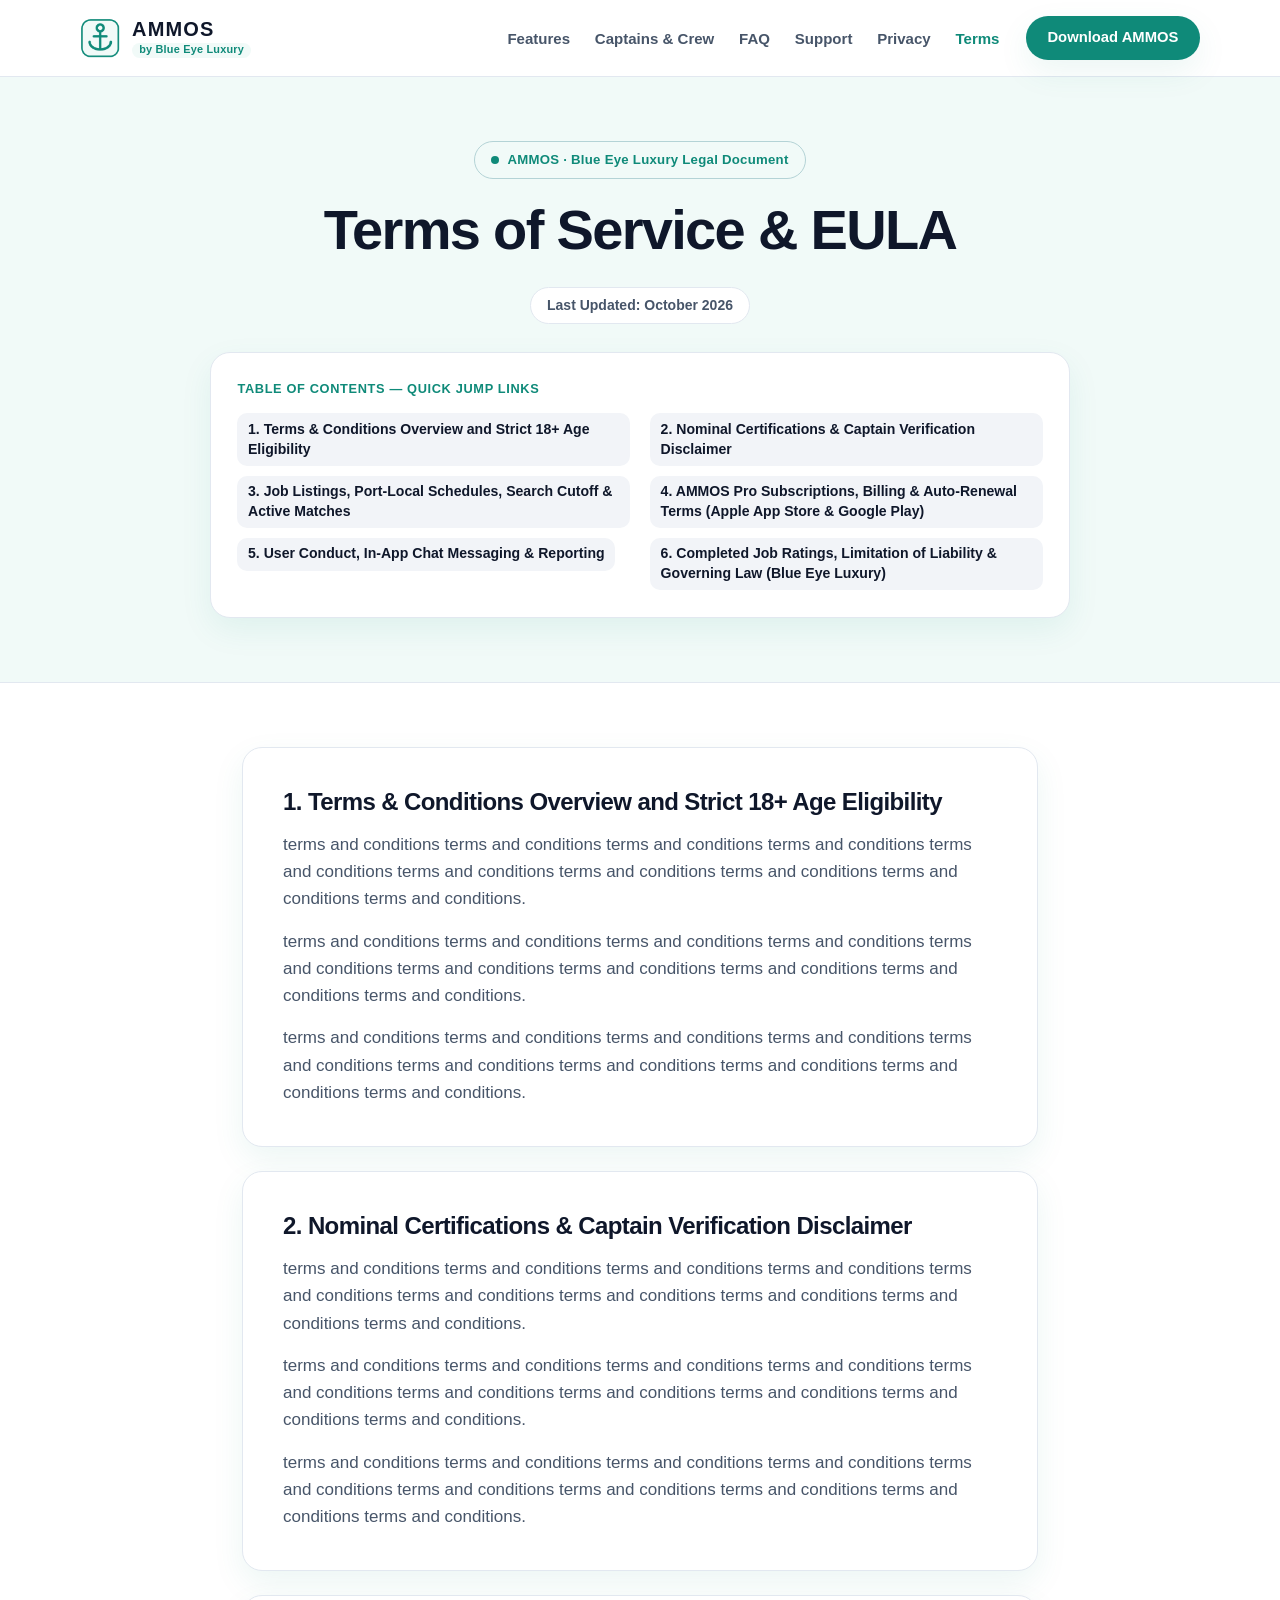
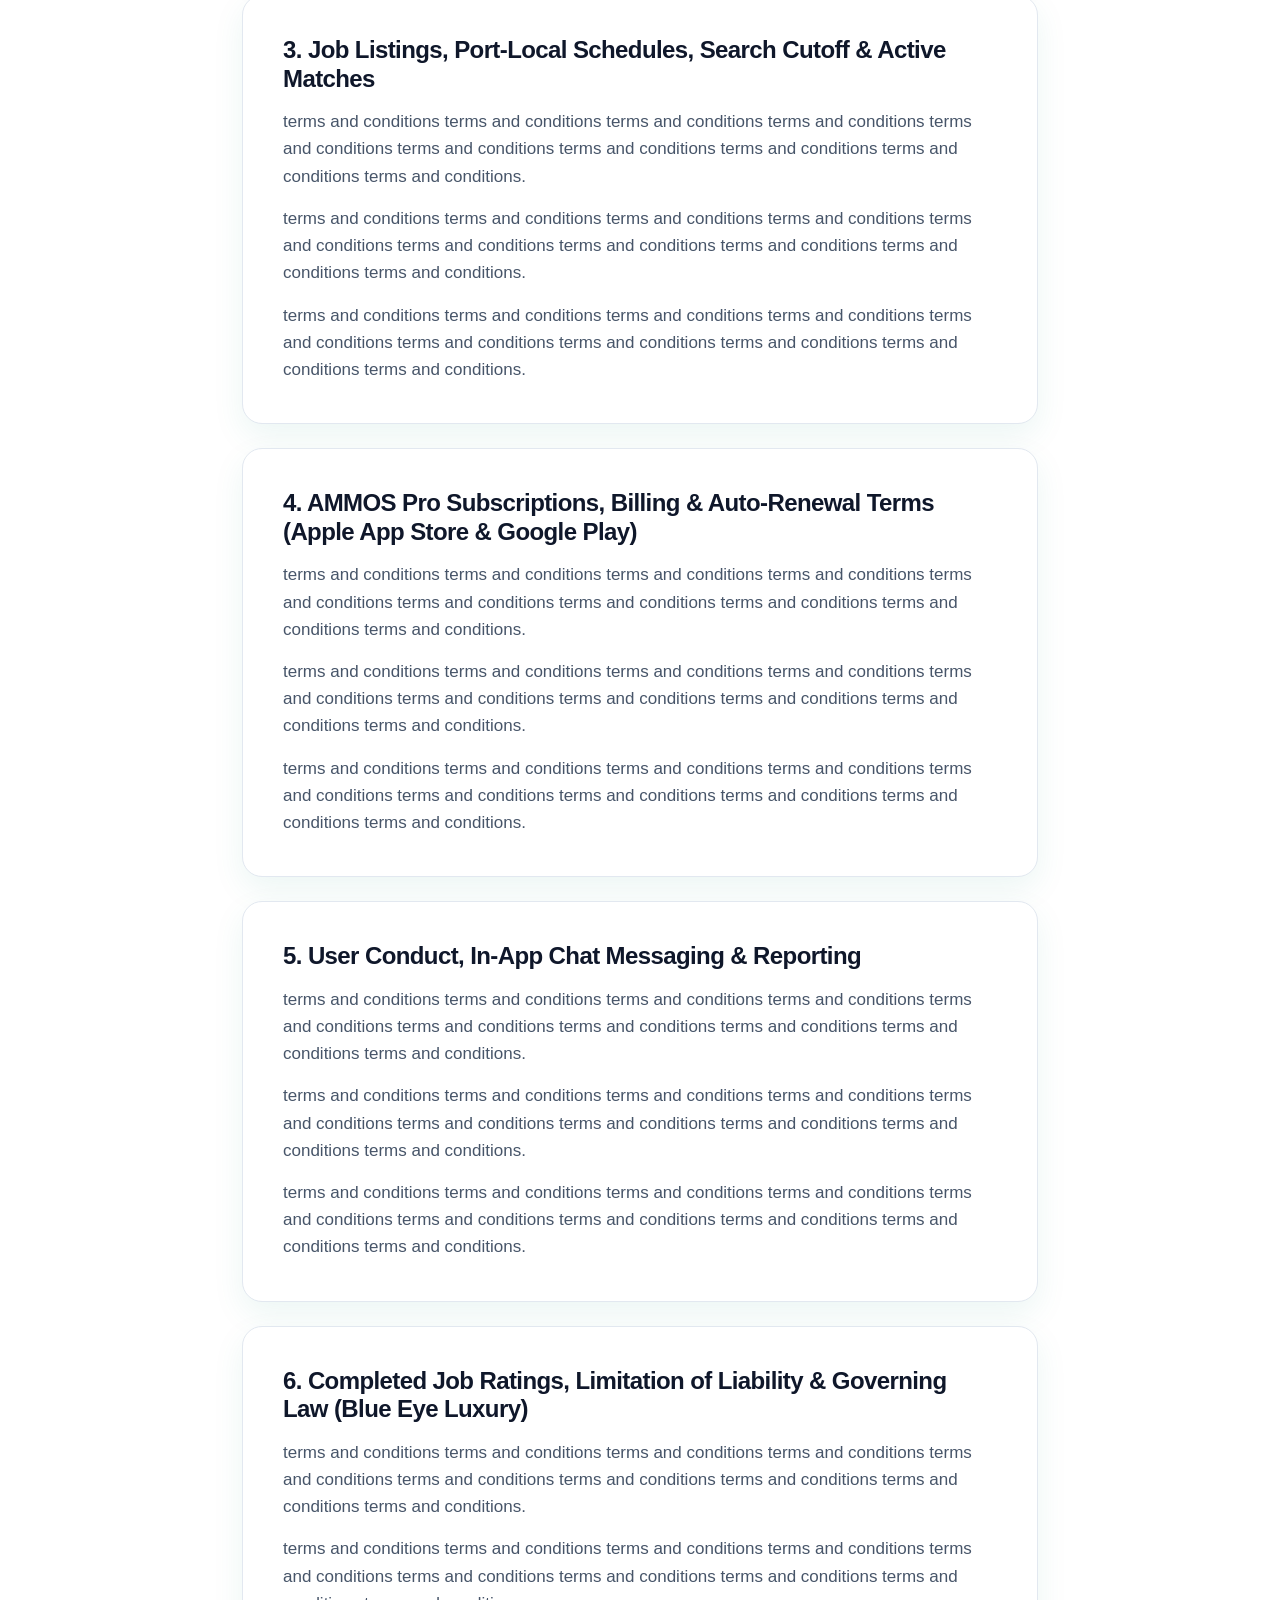
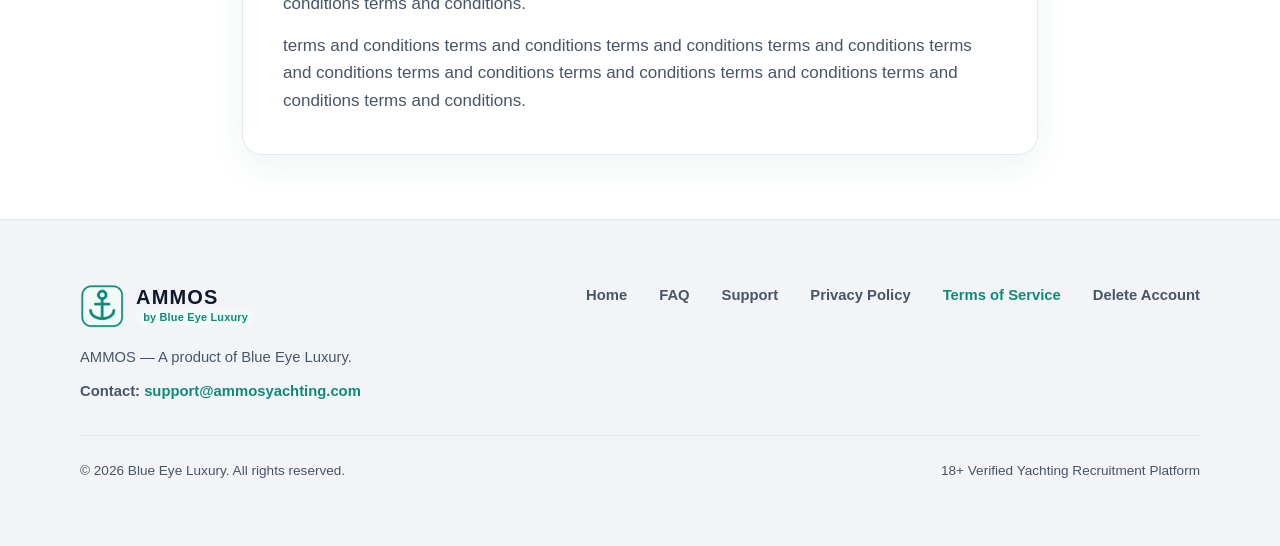
<file: terms.html>
<!DOCTYPE html>
<html lang="en">
<head>
  <meta charset="UTF-8" />
  <meta name="viewport" content="width=device-width, initial-scale=1.0" />
  <title>Terms of Service &amp; EULA — AMMOS by Blue Eye Luxury</title>
  <meta
    name="description"
    content="Official Terms of Service and End User License Agreement (EULA) for the AMMOS mobile application by Blue Eye Luxury."
  />
  <link rel="icon" type="image/png" href="assets/logo.png" />
  <link rel="apple-touch-icon" href="assets/logo.png" />
  <link rel="stylesheet" href="styles.css" />
</head>
<body>
  <!-- ====================================================================
       Sticky Blurred Header & Navigation
       ==================================================================== -->
  <header class="site-header">
    <div class="container navbar">
      <a href="index.html" class="brand-link" aria-label="AMMOS by Blue Eye Luxury Home">
        <span class="brand-logo-slot"><img src="assets/logo.png" alt="AMMOS Logo" class="brand-logo-img" /></span>
        <span class="brand-text-group">
          <span class="brand-wordmark">AMMOS</span>
          <span class="brand-sub-badge">by Blue Eye Luxury</span>
        </span>
      </a>

      <button
        type="button"
        class="nav-toggle"
        aria-label="Toggle navigation menu"
        aria-expanded="false"
        aria-controls="primary-nav-menu"
      >
        <span class="hamburger-bar"></span>
        <span class="hamburger-bar"></span>
        <span class="hamburger-bar"></span>
      </button>

      <nav id="primary-nav-menu" class="nav-menu" aria-label="Primary Navigation">
        <div class="nav-drawer-header">
          <a href="index.html" class="brand-link" aria-label="AMMOS by Blue Eye Luxury Home">
            <span class="brand-logo-slot"><img src="assets/logo.png" alt="AMMOS Logo" class="brand-logo-img" /></span>
            <span class="brand-text-group">
              <span class="brand-wordmark">AMMOS</span>
              <span class="brand-sub-badge">by Blue Eye Luxury</span>
            </span>
          </a>
        </div>
        <ul class="nav-links">
          <li><a href="index.html#features" class="nav-link">Features</a></li>
          <li><a href="index.html#roles" class="nav-link">Captains &amp; Crew</a></li>
          <li><a href="support.html#faq" class="nav-link">FAQ</a></li>
          <li><a href="support.html" class="nav-link">Support</a></li>
          <li><a href="privacy.html" class="nav-link">Privacy</a></li>
          <li><a href="terms.html" class="nav-link active" aria-current="page">Terms</a></li>
        </ul>
        <a href="index.html#download" class="nav-cta">Download AMMOS</a>
      </nav>
    </div>
  </header>

  <main>
    <!-- ==================================================================
         Top Legal Hero / Banner Area in var(--color-surface-mint)
         ================================================================== -->
    <section class="page-hero">
      <div class="container">
        <div class="eyebrow-badge">
          <span class="eyebrow-dot" aria-hidden="true"></span>
          <span>AMMOS &middot; Blue Eye Luxury Legal Document</span>
        </div>

        <h1>Terms of Service &amp; EULA</h1>

        <div class="page-hero-updated">
          <span>Last Updated: October 2026</span>
        </div>

        <!-- Quick Table of Contents / Section Jump Links -->
        <nav class="legal-toc" aria-label="Terms of Service Table of Contents">
          <div class="legal-toc-title">Table of Contents &mdash; Quick Jump Links</div>
          <ul class="legal-toc-list">
            <li>
              <a href="#terms-section-1" class="legal-toc-link">
                1. Terms &amp; Conditions Overview and Strict 18+ Age Eligibility
              </a>
            </li>
            <li>
              <a href="#terms-section-2" class="legal-toc-link">
                2. Nominal Certifications &amp; Captain Verification Disclaimer
              </a>
            </li>
            <li>
              <a href="#terms-section-3" class="legal-toc-link">
                3. Job Listings, Port-Local Schedules, Search Cutoff &amp; Active Matches
              </a>
            </li>
            <li>
              <a href="#terms-section-4" class="legal-toc-link">
                4. AMMOS Pro Subscriptions, Billing &amp; Auto-Renewal Terms (Apple App Store &amp; Google Play)
              </a>
            </li>
            <li>
              <a href="#terms-section-5" class="legal-toc-link">
                5. User Conduct, In-App Chat Messaging &amp; Reporting
              </a>
            </li>
            <li>
              <a href="#terms-section-6" class="legal-toc-link">
                6. Completed Job Ratings, Limitation of Liability &amp; Governing Law (Blue Eye Luxury)
              </a>
            </li>
          </ul>
        </nav>
      </div>
    </section>

    <!-- ==================================================================
         Terms of Service & EULA Legal Sections (Lawyer Mock Text)
         ================================================================== -->
    <div class="legal-container">
      <!-- Section 1 -->
      <section id="terms-section-1" class="legal-card legal-section">
        <h2>1. Terms &amp; Conditions Overview and Strict 18+ Age Eligibility</h2>
        <p>terms and conditions terms and conditions terms and conditions terms and conditions terms and conditions terms and conditions terms and conditions terms and conditions terms and conditions terms and conditions.</p>
        <p>terms and conditions terms and conditions terms and conditions terms and conditions terms and conditions terms and conditions terms and conditions terms and conditions terms and conditions terms and conditions.</p>
        <p>terms and conditions terms and conditions terms and conditions terms and conditions terms and conditions terms and conditions terms and conditions terms and conditions terms and conditions terms and conditions.</p>
      </section>

      <!-- Section 2 -->
      <section id="terms-section-2" class="legal-card legal-section">
        <h2>2. Nominal Certifications &amp; Captain Verification Disclaimer</h2>
        <p>terms and conditions terms and conditions terms and conditions terms and conditions terms and conditions terms and conditions terms and conditions terms and conditions terms and conditions terms and conditions.</p>
        <p>terms and conditions terms and conditions terms and conditions terms and conditions terms and conditions terms and conditions terms and conditions terms and conditions terms and conditions terms and conditions.</p>
        <p>terms and conditions terms and conditions terms and conditions terms and conditions terms and conditions terms and conditions terms and conditions terms and conditions terms and conditions terms and conditions.</p>
      </section>

      <!-- Section 3 -->
      <section id="terms-section-3" class="legal-card legal-section">
        <h2>3. Job Listings, Port-Local Schedules, Search Cutoff &amp; Active Matches</h2>
        <p>terms and conditions terms and conditions terms and conditions terms and conditions terms and conditions terms and conditions terms and conditions terms and conditions terms and conditions terms and conditions.</p>
        <p>terms and conditions terms and conditions terms and conditions terms and conditions terms and conditions terms and conditions terms and conditions terms and conditions terms and conditions terms and conditions.</p>
        <p>terms and conditions terms and conditions terms and conditions terms and conditions terms and conditions terms and conditions terms and conditions terms and conditions terms and conditions terms and conditions.</p>
      </section>

      <!-- Section 4 -->
      <section id="terms-section-4" class="legal-card legal-section">
        <h2>4. AMMOS Pro Subscriptions, Billing &amp; Auto-Renewal Terms (Apple App Store &amp; Google Play)</h2>
        <p>terms and conditions terms and conditions terms and conditions terms and conditions terms and conditions terms and conditions terms and conditions terms and conditions terms and conditions terms and conditions.</p>
        <p>terms and conditions terms and conditions terms and conditions terms and conditions terms and conditions terms and conditions terms and conditions terms and conditions terms and conditions terms and conditions.</p>
        <p>terms and conditions terms and conditions terms and conditions terms and conditions terms and conditions terms and conditions terms and conditions terms and conditions terms and conditions terms and conditions.</p>
      </section>

      <!-- Section 5 -->
      <section id="terms-section-5" class="legal-card legal-section">
        <h2>5. User Conduct, In-App Chat Messaging &amp; Reporting</h2>
        <p>terms and conditions terms and conditions terms and conditions terms and conditions terms and conditions terms and conditions terms and conditions terms and conditions terms and conditions terms and conditions.</p>
        <p>terms and conditions terms and conditions terms and conditions terms and conditions terms and conditions terms and conditions terms and conditions terms and conditions terms and conditions terms and conditions.</p>
        <p>terms and conditions terms and conditions terms and conditions terms and conditions terms and conditions terms and conditions terms and conditions terms and conditions terms and conditions terms and conditions.</p>
      </section>

      <!-- Section 6 -->
      <section id="terms-section-6" class="legal-card legal-section">
        <h2>6. Completed Job Ratings, Limitation of Liability &amp; Governing Law (Blue Eye Luxury)</h2>
        <p>terms and conditions terms and conditions terms and conditions terms and conditions terms and conditions terms and conditions terms and conditions terms and conditions terms and conditions terms and conditions.</p>
        <p>terms and conditions terms and conditions terms and conditions terms and conditions terms and conditions terms and conditions terms and conditions terms and conditions terms and conditions terms and conditions.</p>
        <p>terms and conditions terms and conditions terms and conditions terms and conditions terms and conditions terms and conditions terms and conditions terms and conditions terms and conditions terms and conditions.</p>
      </section>
    </div>
  </main>

  <!-- ====================================================================
       Minimal Footer
       ==================================================================== -->
  <footer class="site-footer">
    <div class="container">
      <div class="footer-grid">
        <div class="footer-brand-col">
          <a href="index.html" class="brand-link">
            <span class="brand-logo-slot"><img src="assets/logo.png" alt="AMMOS Logo" class="brand-logo-img" /></span>
            <span class="brand-text-group">
              <span class="brand-wordmark">AMMOS</span>
              <span class="brand-sub-badge">by Blue Eye Luxury</span>
            </span>
          </a>
          <p class="footer-tagline">AMMOS &mdash; A product of Blue Eye Luxury.</p>
          <p class="footer-contact">
            Contact: <a href="mailto:support@ammosyachting.com">support@ammosyachting.com</a>
          </p>
        </div>

        <nav class="footer-links-nav" aria-label="Footer Legal and Support Links">
          <a href="index.html" class="footer-link">Home</a>
          <a href="support.html#faq" class="footer-link">FAQ</a>
          <a href="support.html" class="footer-link">Support</a>
          <a href="privacy.html" class="footer-link">Privacy Policy</a>
          <a href="terms.html" class="footer-link active" aria-current="page">Terms of Service</a>
          <a href="delete-account.html" class="footer-link">Delete Account</a>
        </nav>
      </div>

      <div class="footer-bottom">
        <span>&copy; 2026 Blue Eye Luxury. All rights reserved.</span>
        <span>18+ Verified Yachting Recruitment Platform</span>
      </div>
    </div>
  </footer>

  <script src="script.js"></script>
</body>
</html>
</file>
<file: styles.css>
/* ==========================================================================
   AMMOS by Blue Eye Luxury — Global Design System & Stylesheet
   Step W1: One-Click Color System (:root), Responsive Layout & Components
   ========================================================================== */

:root {
  --color-primary: #0F8A79;
  --color-primary-hover: #0C6F61;
  --color-surface-mint: #F1FAF8;
  --color-bg-gray: #F2F4F8;
  --color-white: #FFFFFF;
  --color-text-main: #0F172A;
  --color-text-muted: #475569;
  --color-border: #E2E8F0;
  --shadow-soft: 0 12px 32px rgba(15, 138, 121, 0.08);
  --radius-card: 20px;
  --radius-pill: 9999px;
}

/* ==========================================================================
   1. CSS Reset & Base Typography
   ========================================================================== */
*,
*::before,
*::after {
  box-sizing: border-box;
  margin: 0;
  padding: 0;
}

html {
  scroll-behavior: smooth;
  overflow-x: hidden;
  -webkit-text-size-adjust: 100%;
}

body {
  font-family: -apple-system, BlinkMacSystemFont, "Segoe UI", Roboto, "Helvetica Neue", Arial, sans-serif;
  background-color: var(--color-white);
  color: var(--color-text-main);
  line-height: 1.6;
  overflow-x: hidden;
  min-height: 100vh;
  display: flex;
  flex-direction: column;
  -webkit-font-smoothing: antialiased;
}

main {
  flex: 1;
}

img,
svg {
  display: block;
  max-width: 100%;
}

a {
  color: var(--color-primary);
  text-decoration: none;
  transition: color 0.2s ease, background-color 0.2s ease, border-color 0.2s ease, transform 0.2s ease, box-shadow 0.2s ease;
}

a:hover {
  color: var(--color-primary-hover);
}

ul,
ol {
  list-style: none;
}

button,
input,
select,
textarea {
  font: inherit;
  color: inherit;
}

button {
  cursor: pointer;
  border: none;
  background: none;
}

/* Fluid Typography using clamp() */
h1,
.h1 {
  font-size: clamp(2rem, 4.5vw + 0.75rem, 3.5rem);
  line-height: 1.12;
  font-weight: 800;
  letter-spacing: -0.03em;
  color: var(--color-text-main);
}

h2,
.h2 {
  font-size: clamp(1.65rem, 3vw + 0.5rem, 2.5rem);
  line-height: 1.2;
  font-weight: 800;
  letter-spacing: -0.025em;
  color: var(--color-text-main);
}

h3,
.h3 {
  font-size: clamp(1.15rem, 1.5vw + 0.5rem, 1.4rem);
  line-height: 1.3;
  font-weight: 700;
  letter-spacing: -0.015em;
  color: var(--color-text-main);
}

h4,
.h4 {
  font-size: clamp(1rem, 1vw + 0.4rem, 1.15rem);
  line-height: 1.4;
  font-weight: 700;
  color: var(--color-text-main);
}

p {
  color: var(--color-text-muted);
  font-size: clamp(0.95rem, 0.4vw + 0.85rem, 1.0625rem);
}

/* ==========================================================================
   2. Layout Containers & Section Utilities
   ========================================================================== */
.container {
  width: 100%;
  max-width: 1200px;
  margin-inline: auto;
  padding-inline: clamp(1rem, 4vw, 2.5rem);
}

.container-narrow {
  width: 100%;
  max-width: 860px;
  margin-inline: auto;
  padding-inline: clamp(1rem, 4vw, 2rem);
}

.section {
  padding-block: clamp(3.5rem, 7vw, 6rem);
}

.section-gray {
  background-color: var(--color-bg-gray);
}

.section-mint {
  background-color: var(--color-surface-mint);
}

.section-header {
  text-align: center;
  max-width: 720px;
  margin-inline: auto;
  margin-bottom: clamp(2.25rem, 5vw, 3.5rem);
}

.section-header p {
  margin-top: 0.85rem;
  font-size: clamp(1rem, 0.6vw + 0.85rem, 1.15rem);
}

.eyebrow-badge {
  display: inline-flex;
  align-items: center;
  gap: 0.5rem;
  padding: 0.45rem 1rem;
  background-color: var(--color-surface-mint);
  color: var(--color-primary);
  border: 1px solid color-mix(in srgb, var(--color-primary) 22%, var(--color-border));
  border-radius: var(--radius-pill);
  font-size: 0.825rem;
  font-weight: 700;
  letter-spacing: 0.02em;
  margin-bottom: 1.25rem;
}

.eyebrow-dot {
  width: 8px;
  height: 8px;
  border-radius: var(--radius-pill);
  background-color: var(--color-primary);
  flex-shrink: 0;
}

/* ==========================================================================
   3. Sticky Blurred Navbar & Mobile Hamburger Drawer
   ========================================================================== */
.site-header {
  position: sticky;
  top: 0;
  z-index: 1000;
  width: 100%;
  background-color: color-mix(in srgb, var(--color-white) 88%, transparent);
  backdrop-filter: blur(14px);
  -webkit-backdrop-filter: blur(14px);
  border-bottom: 1px solid var(--color-border);
}

.navbar {
  display: flex;
  align-items: center;
  justify-content: space-between;
  min-height: 76px;
  gap: 1rem;
}

.brand-link {
  display: inline-flex;
  align-items: center;
  gap: 0.75rem;
  color: var(--color-text-main);
  text-decoration: none;
  flex-shrink: 0;
}

.brand-link:hover {
  color: var(--color-text-main);
}

.brand-logo-slot {
  display: inline-flex;
  align-items: center;
  justify-content: center;
  flex-shrink: 0;
}

.brand-logo-img {
  height: 40px;
  width: auto;
  max-width: 140px;
  object-fit: contain;
  display: block;
}

.site-footer .brand-logo-img {
  height: 44px;
  width: auto;
  max-width: 160px;
}

.app-topbar .brand-logo-img {
  height: 24px;
  width: auto;
  max-width: 96px;
}

.nav-drawer-header {
  display: none;
}

.brand-text-group {
  display: flex;
  flex-direction: column;
  line-height: 1.1;
}

.brand-wordmark {
  font-size: 1.25rem;
  font-weight: 900;
  letter-spacing: 0.06em;
  color: var(--color-text-main);
}

.brand-sub-badge {
  display: inline-block;
  margin-top: 0.15rem;
  font-size: 0.68rem;
  font-weight: 600;
  color: var(--color-primary);
  background-color: var(--color-surface-mint);
  padding: 0.1rem 0.45rem;
  border-radius: var(--radius-pill);
  letter-spacing: 0.02em;
}

.nav-menu {
  display: flex;
  align-items: center;
  gap: 1.5rem;
}

.nav-links {
  display: flex;
  align-items: center;
  gap: 1.25rem;
}

.nav-link {
  font-size: 0.94rem;
  font-weight: 600;
  color: var(--color-text-muted);
  padding: 0.35rem 0.15rem;
  position: relative;
  white-space: nowrap;
}

.nav-link:hover,
.nav-link.active {
  color: var(--color-primary);
}

.nav-cta {
  display: inline-flex;
  align-items: center;
  justify-content: center;
  gap: 0.5rem;
  padding: 0.65rem 1.35rem;
  border-radius: var(--radius-pill);
  background-color: var(--color-primary);
  color: var(--color-white);
  font-size: 0.925rem;
  font-weight: 700;
  box-shadow: var(--shadow-soft);
  white-space: nowrap;
}

.nav-cta:hover {
  background-color: var(--color-primary-hover);
  color: var(--color-white);
  transform: translateY(-1px);
}

/* Hamburger Toggle Button */
.nav-toggle {
  display: none;
  width: 44px;
  height: 44px;
  border-radius: 12px;
  border: 1px solid var(--color-border);
  background-color: var(--color-white);
  color: var(--color-text-main);
  align-items: center;
  justify-content: center;
  flex-direction: column;
  gap: 5px;
  padding: 10px;
  transition: background-color 0.2s ease, border-color 0.2s ease;
}

.nav-toggle:hover {
  background-color: var(--color-surface-mint);
  border-color: var(--color-primary);
}

.hamburger-bar {
  display: block;
  width: 20px;
  height: 2px;
  background-color: var(--color-text-main);
  border-radius: 2px;
  transition: transform 0.25s ease, opacity 0.25s ease;
}

.nav-toggle[aria-expanded="true"] .hamburger-bar:nth-child(1) {
  transform: translateY(7px) rotate(45deg);
}

.nav-toggle[aria-expanded="true"] .hamburger-bar:nth-child(2) {
  opacity: 0;
}

.nav-toggle[aria-expanded="true"] .hamburger-bar:nth-child(3) {
  transform: translateY(-7px) rotate(-45deg);
}

/* ==========================================================================
   4. Buttons & Official Store Buttons
   ========================================================================== */
.btn {
  display: inline-flex;
  align-items: center;
  justify-content: center;
  gap: 0.5rem;
  padding: 0.85rem 1.75rem;
  border-radius: var(--radius-pill);
  font-weight: 700;
  font-size: 0.975rem;
  transition: all 0.2s ease;
  text-align: center;
}

.btn-primary {
  background-color: var(--color-primary);
  color: var(--color-white);
  box-shadow: var(--shadow-soft);
}

.btn-primary:hover {
  background-color: var(--color-primary-hover);
  color: var(--color-white);
  transform: translateY(-1px);
}

.btn-outline {
  background-color: var(--color-white);
  color: var(--color-text-main);
  border: 1px solid var(--color-border);
}

.btn-outline:hover {
  border-color: var(--color-primary);
  color: var(--color-primary);
  background-color: var(--color-surface-mint);
}

.store-buttons {
  display: flex;
  flex-wrap: wrap;
  align-items: center;
  justify-content: center;
  gap: 1rem;
  margin-top: 2rem;
}

.store-btn {
  display: inline-flex;
  align-items: center;
  gap: 0.85rem;
  padding: 0.85rem 1.6rem;
  border-radius: 16px;
  background-color: var(--color-text-main);
  color: var(--color-white);
  border: 2px solid var(--color-text-main);
  box-shadow: var(--shadow-soft);
  min-width: 225px;
  text-align: left;
  transition: transform 0.2s ease, background-color 0.2s ease, border-color 0.2s ease, box-shadow 0.2s ease;
}

.store-btn:hover {
  background-color: var(--color-primary);
  border-color: var(--color-primary);
  color: var(--color-white);
  transform: translateY(-2px);
}

.store-btn-icon {
  width: 28px;
  height: 28px;
  flex-shrink: 0;
  color: currentColor;
}

.store-btn-text {
  display: flex;
  flex-direction: column;
  line-height: 1.15;
}

.store-btn-small {
  font-size: 0.7rem;
  font-weight: 500;
  opacity: 0.88;
  letter-spacing: 0.02em;
}

.store-btn-large {
  font-size: 1.05rem;
  font-weight: 800;
  letter-spacing: -0.01em;
}

/* Inverted Store Buttons for Primary CTA Banner */
.store-btn-light {
  background-color: var(--color-white);
  color: var(--color-text-main);
  border-color: var(--color-white);
}

.store-btn-light:hover {
  background-color: var(--color-surface-mint);
  border-color: var(--color-surface-mint);
  color: var(--color-primary);
}

/* ==========================================================================
   5. Centered Minimal Hero Section & Pure-CSS Smartphone Mockup
   ========================================================================== */
.hero-section {
  padding-top: clamp(3rem, 6vw, 5rem);
  padding-bottom: clamp(4rem, 7vw, 6.5rem);
  background: radial-gradient(circle at 50% 0%, var(--color-surface-mint) 0%, var(--color-white) 68%);
  text-align: center;
}

.hero-content {
  max-width: 820px;
  margin-inline: auto;
}

.hero-title {
  margin-bottom: 1.25rem;
}

.hero-title-highlight {
  color: var(--color-primary);
}

.hero-subtitle {
  max-width: 680px;
  margin-inline: auto;
  font-size: clamp(1.02rem, 0.8vw + 0.85rem, 1.22rem);
  color: var(--color-text-muted);
  line-height: 1.65;
}

/* Pure-CSS Smartphone Mockup Showcase */
.hero-mockup-wrapper {
  margin-top: clamp(2.75rem, 5vw, 4rem);
  display: flex;
  justify-content: center;
  padding-inline: 0.5rem;
}

.phone-frame {
  width: 100%;
  max-width: 390px;
  background-color: var(--color-text-main);
  border-radius: 42px;
  padding: 12px;
  box-shadow: var(--shadow-soft);
  border: 4px solid var(--color-border);
  position: relative;
}

.phone-notch {
  width: 112px;
  height: 20px;
  background-color: var(--color-text-main);
  border-bottom-left-radius: 14px;
  border-bottom-right-radius: 14px;
  margin-inline: auto;
  position: relative;
  z-index: 2;
  margin-bottom: -10px;
}

.phone-screen {
  background-color: var(--color-bg-gray);
  border-radius: 32px;
  overflow: hidden;
  display: flex;
  flex-direction: column;
  text-align: left;
  border: 1px solid var(--color-border);
}

/* App Header inside Phone */
.app-topbar {
  background-color: var(--color-white);
  padding: 1.25rem 1.15rem 0.85rem;
  display: flex;
  align-items: center;
  justify-content: space-between;
  border-bottom: 1px solid var(--color-border);
}

.app-topbar-brand {
  display: flex;
  align-items: center;
  gap: 0.5rem;
}

.app-topbar-logo {
  width: 28px;
  height: 28px;
  border-radius: 8px;
  background-color: var(--color-primary);
  color: var(--color-white);
  display: flex;
  align-items: center;
  justify-content: center;
}

.app-topbar-logo svg {
  width: 16px;
  height: 16px;
}

.app-topbar-title {
  font-size: 1rem;
  font-weight: 900;
  letter-spacing: 0.06em;
  color: var(--color-text-main);
}

.app-bell-btn {
  width: 34px;
  height: 34px;
  border-radius: var(--radius-pill);
  background-color: var(--color-surface-mint);
  color: var(--color-primary);
  display: flex;
  align-items: center;
  justify-content: center;
  position: relative;
  border: 1px solid color-mix(in srgb, var(--color-primary) 20%, var(--color-border));
}

.app-bell-btn svg {
  width: 17px;
  height: 17px;
}

.app-bell-dot {
  position: absolute;
  top: 6px;
  right: 7px;
  width: 7px;
  height: 7px;
  border-radius: var(--radius-pill);
  background-color: var(--color-primary);
  border: 1.5px solid var(--color-white);
}

/* App Screen Body */
.app-body {
  padding: 0.95rem;
  display: flex;
  flex-direction: column;
  gap: 0.85rem;
}

.app-card {
  background-color: var(--color-white);
  border-radius: 16px;
  padding: 0.95rem;
  border: 1px solid var(--color-border);
  box-shadow: var(--shadow-soft);
}

.app-card-mint {
  background-color: var(--color-surface-mint);
  border-color: color-mix(in srgb, var(--color-primary) 28%, var(--color-border));
}

.app-card-header {
  display: flex;
  align-items: center;
  justify-content: space-between;
  gap: 0.5rem;
  margin-bottom: 0.55rem;
}

.app-card-label {
  font-size: 0.68rem;
  font-weight: 800;
  text-transform: uppercase;
  letter-spacing: 0.05em;
  color: var(--color-primary);
}

.app-pill {
  display: inline-flex;
  align-items: center;
  gap: 0.3rem;
  font-size: 0.68rem;
  font-weight: 700;
  padding: 0.2rem 0.55rem;
  border-radius: var(--radius-pill);
  background-color: var(--color-surface-mint);
  color: var(--color-primary);
}

.app-pill-solid {
  background-color: var(--color-primary);
  color: var(--color-white);
}

.app-card-title {
  font-size: 0.95rem;
  font-weight: 800;
  color: var(--color-text-main);
  margin-bottom: 0.25rem;
}

.app-card-meta {
  font-size: 0.78rem;
  color: var(--color-text-muted);
  font-weight: 500;
  margin-bottom: 0.65rem;
}

/* Mini Calendar Strip inside My Yachts Card */
.app-calendar-strip {
  display: grid;
  grid-template-columns: repeat(5, 1fr);
  gap: 0.35rem;
  background-color: var(--color-bg-gray);
  padding: 0.45rem;
  border-radius: 10px;
}

.app-cal-day {
  display: flex;
  flex-direction: column;
  align-items: center;
  padding: 0.3rem 0.2rem;
  border-radius: 8px;
  font-size: 0.65rem;
  color: var(--color-text-muted);
  font-weight: 600;
}

.app-cal-day strong {
  font-size: 0.78rem;
  color: var(--color-text-main);
}

.app-cal-day.active {
  background-color: var(--color-primary);
  color: var(--color-white);
}

.app-cal-day.active strong {
  color: var(--color-white);
}

/* Port-Local Job Card Details */
.app-job-row {
  display: flex;
  flex-wrap: wrap;
  align-items: center;
  gap: 0.4rem;
  margin-top: 0.5rem;
  padding-top: 0.55rem;
  border-top: 1px solid color-mix(in srgb, var(--color-primary) 18%, var(--color-border));
}

.app-status-tag {
  display: inline-flex;
  align-items: center;
  gap: 0.3rem;
  font-size: 0.7rem;
  font-weight: 700;
  color: var(--color-primary);
  background-color: var(--color-white);
  padding: 0.22rem 0.55rem;
  border-radius: var(--radius-pill);
  border: 1px solid color-mix(in srgb, var(--color-primary) 25%, var(--color-border));
}

/* Persistent 5-Tab Bottom Bar */
.app-tabbar {
  background-color: var(--color-white);
  border-top: 1px solid var(--color-border);
  padding: 0.55rem 0.4rem 0.75rem;
  display: grid;
  grid-template-columns: repeat(5, 1fr);
  gap: 0.15rem;
}

.app-tab-item {
  display: flex;
  flex-direction: column;
  align-items: center;
  justify-content: center;
  gap: 0.2rem;
  font-size: 0.62rem;
  font-weight: 700;
  color: var(--color-text-muted);
  padding: 0.25rem 0.1rem;
  border-radius: 10px;
}

.app-tab-item svg {
  width: 17px;
  height: 17px;
}

.app-tab-item.active {
  color: var(--color-primary);
  background-color: var(--color-surface-mint);
}

/* ==========================================================================
   6. Built for Captains & Crew Section (#roles) & Interactive Tabs
   ========================================================================== */
.roles-tabs-wrapper {
  display: flex;
  justify-content: center;
  margin-bottom: 2.25rem;
}

.roles-tablist {
  display: inline-flex;
  align-items: center;
  background-color: var(--color-white);
  padding: 0.35rem;
  border-radius: var(--radius-pill);
  border: 1px solid var(--color-border);
  box-shadow: var(--shadow-soft);
  gap: 0.35rem;
  flex-wrap: wrap;
  justify-content: center;
}

.role-tab-btn {
  padding: 0.65rem 1.5rem;
  border-radius: var(--radius-pill);
  font-size: 0.925rem;
  font-weight: 700;
  color: var(--color-text-muted);
  background-color: transparent;
  transition: all 0.2s ease;
}

.role-tab-btn:hover {
  color: var(--color-primary);
}

.role-tab-btn.active {
  background-color: var(--color-primary);
  color: var(--color-white);
  box-shadow: var(--shadow-soft);
}

.roles-dual-grid {
  display: grid;
  grid-template-columns: repeat(2, 1fr);
  gap: clamp(1.25rem, 3vw, 2rem);
  align-items: stretch;
}

.role-column-card {
  background-color: var(--color-white);
  border-radius: var(--radius-card);
  padding: clamp(1.5rem, 3.5vw, 2.25rem);
  border: 2px solid var(--color-border);
  box-shadow: var(--shadow-soft);
  transition: transform 0.25s ease, border-color 0.25s ease, box-shadow 0.25s ease, opacity 0.25s ease;
  display: flex;
  flex-direction: column;
}

.role-column-card.is-highlighted {
  border-color: var(--color-primary);
  transform: translateY(-4px);
}

.role-column-card.is-dimmed {
  opacity: 0.72;
}

.role-card-top {
  display: flex;
  align-items: center;
  justify-content: space-between;
  gap: 0.75rem;
  margin-bottom: 1rem;
  flex-wrap: wrap;
}

.role-badge {
  display: inline-flex;
  align-items: center;
  gap: 0.45rem;
  padding: 0.35rem 0.9rem;
  border-radius: var(--radius-pill);
  background-color: var(--color-surface-mint);
  color: var(--color-primary);
  font-size: 0.8rem;
  font-weight: 800;
  letter-spacing: 0.02em;
}

.role-focus-indicator {
  font-size: 0.75rem;
  font-weight: 700;
  color: var(--color-primary);
  background-color: var(--color-surface-mint);
  padding: 0.25rem 0.7rem;
  border-radius: var(--radius-pill);
  opacity: 0;
  transition: opacity 0.2s ease;
}

.role-column-card.is-highlighted .role-focus-indicator {
  opacity: 1;
}

.role-column-title {
  margin-bottom: 0.5rem;
}

.role-column-desc {
  margin-bottom: 1.5rem;
}

.role-feature-list {
  display: grid;
  grid-template-columns: 1fr;
  gap: 0.9rem;
  margin-top: auto;
}

.role-feature-item {
  background-color: var(--color-bg-gray);
  border: 1px solid var(--color-border);
  border-radius: 14px;
  padding: 1rem 1.1rem;
  display: flex;
  align-items: flex-start;
  gap: 0.85rem;
  transition: background-color 0.2s ease, border-color 0.2s ease;
}

.role-column-card.is-highlighted .role-feature-item {
  background-color: var(--color-surface-mint);
  border-color: color-mix(in srgb, var(--color-primary) 22%, var(--color-border));
}

.role-feature-icon {
  width: 38px;
  height: 38px;
  border-radius: 10px;
  background-color: var(--color-white);
  color: var(--color-primary);
  display: flex;
  align-items: center;
  justify-content: center;
  flex-shrink: 0;
  border: 1px solid var(--color-border);
}

.role-feature-icon svg {
  width: 20px;
  height: 20px;
}

.role-feature-text h4 {
  font-size: 0.98rem;
  margin-bottom: 0.2rem;
}

.role-feature-text p {
  font-size: 0.875rem;
  line-height: 1.5;
}

/* ==========================================================================
   7. Key Highlights Section (#features — 3-Column Responsive Grid)
   ========================================================================== */
.features-grid {
  display: grid;
  grid-template-columns: repeat(3, 1fr);
  gap: clamp(1.25rem, 2.5vw, 2rem);
}

.feature-card {
  background-color: var(--color-white);
  border: 1px solid var(--color-border);
  border-radius: var(--radius-card);
  padding: clamp(1.5rem, 3vw, 2.25rem);
  box-shadow: var(--shadow-soft);
  display: flex;
  flex-direction: column;
  transition: transform 0.2s ease, border-color 0.2s ease;
}

.feature-card:hover {
  transform: translateY(-4px);
  border-color: var(--color-primary);
}

.feature-icon-box {
  width: 52px;
  height: 52px;
  border-radius: 14px;
  background-color: var(--color-surface-mint);
  color: var(--color-primary);
  display: flex;
  align-items: center;
  justify-content: center;
  margin-bottom: 1.35rem;
  border: 1px solid color-mix(in srgb, var(--color-primary) 20%, var(--color-border));
}

.feature-icon-box svg {
  width: 26px;
  height: 26px;
}

.feature-card h3 {
  margin-bottom: 0.65rem;
}

.feature-card p {
  margin-bottom: 1.25rem;
  flex: 1;
}

.feature-tag {
  display: inline-flex;
  align-items: center;
  align-self: flex-start;
  gap: 0.35rem;
  font-size: 0.78rem;
  font-weight: 700;
  color: var(--color-primary);
  background-color: var(--color-surface-mint);
  padding: 0.3rem 0.75rem;
  border-radius: var(--radius-pill);
}

/* ==========================================================================
   8. Bottom Download CTA Banner (#download)
   ========================================================================== */
.cta-banner-section {
  padding-block: clamp(3rem, 6vw, 5rem);
}

.cta-banner-card {
  background-color: var(--color-primary);
  color: var(--color-white);
  border-radius: var(--radius-card);
  padding: clamp(2.5rem, 6vw, 4.25rem) clamp(1.5rem, 4vw, 3.5rem);
  text-align: center;
  box-shadow: var(--shadow-soft);
}

.cta-banner-badge {
  display: inline-flex;
  align-items: center;
  gap: 0.4rem;
  padding: 0.35rem 0.95rem;
  border-radius: var(--radius-pill);
  background-color: var(--color-surface-mint);
  color: var(--color-primary);
  font-size: 0.8rem;
  font-weight: 800;
  margin-bottom: 1.15rem;
}

.cta-banner-card h2 {
  color: var(--color-white);
  max-width: 680px;
  margin-inline: auto;
  margin-bottom: 0.85rem;
}

.cta-banner-card p {
  color: var(--color-surface-mint);
  max-width: 600px;
  margin-inline: auto;
  font-size: clamp(1rem, 0.5vw + 0.9rem, 1.125rem);
}

/* ==========================================================================
   9. Legal Document Containers, Forms & FAQ Accordions (For Upcoming Pages)
   ========================================================================== */
.page-hero {
  background-color: var(--color-surface-mint);
  border-bottom: 1px solid var(--color-border);
  padding-block: clamp(2.5rem, 5vw, 4rem);
  text-align: center;
}

.page-hero h1 {
  margin-bottom: 0.75rem;
}

.page-hero p {
  max-width: 640px;
  margin-inline: auto;
}

.page-hero-updated {
  display: inline-flex;
  align-items: center;
  gap: 0.5rem;
  margin-top: 0.85rem;
  padding: 0.4rem 1rem;
  border-radius: var(--radius-pill);
  background-color: var(--color-white);
  border: 1px solid var(--color-border);
  color: var(--color-text-muted);
  font-size: 0.875rem;
  font-weight: 600;
}

.legal-toc {
  max-width: 860px;
  margin-inline: auto;
  margin-top: 1.75rem;
  background-color: var(--color-white);
  border: 1px solid var(--color-border);
  border-radius: var(--radius-card);
  padding: clamp(1.15rem, 2.5vw, 1.65rem);
  box-shadow: var(--shadow-soft);
  text-align: left;
}

.legal-toc-title {
  font-size: 0.8rem;
  font-weight: 800;
  text-transform: uppercase;
  letter-spacing: 0.05em;
  color: var(--color-primary);
  margin-bottom: 0.85rem;
}

.legal-toc-list {
  display: grid;
  grid-template-columns: repeat(2, 1fr);
  gap: 0.6rem 1.25rem;
}

.legal-toc-link {
  display: inline-flex;
  align-items: baseline;
  gap: 0.45rem;
  font-size: 0.88rem;
  font-weight: 600;
  color: var(--color-text-main);
  padding: 0.35rem 0.6rem;
  border-radius: 10px;
  background-color: var(--color-bg-gray);
  border: 1px solid transparent;
  line-height: 1.4;
}

.legal-toc-link:hover {
  background-color: var(--color-surface-mint);
  border-color: var(--color-primary);
  color: var(--color-primary);
}

.legal-container {
  max-width: 860px;
  margin-inline: auto;
  padding-block: clamp(2.5rem, 5vw, 4.5rem);
  padding-inline: clamp(1rem, 4vw, 2rem);
  display: flex;
  flex-direction: column;
  gap: 1.5rem;
}

.legal-card {
  background-color: var(--color-white);
  border: 1px solid var(--color-border);
  border-radius: var(--radius-card);
  padding: clamp(1.5rem, 4vw, 2.5rem);
  box-shadow: var(--shadow-soft);
}

.legal-meta {
  display: flex;
  flex-wrap: wrap;
  gap: 1rem;
  padding-bottom: 1.5rem;
  margin-bottom: 2rem;
  border-bottom: 1px solid var(--color-border);
  font-size: 0.875rem;
  color: var(--color-text-muted);
}

.legal-section {
  scroll-margin-top: 96px;
  margin-bottom: 2.25rem;
}

.legal-card.legal-section {
  margin-bottom: 0;
}

.legal-section:last-child {
  margin-bottom: 0;
}

.legal-section h2 {
  font-size: clamp(1.2rem, 1.8vw + 0.4rem, 1.5rem);
  margin-bottom: 0.9rem;
  color: var(--color-text-main);
}

.legal-section h3 {
  font-size: 1.1rem;
  margin-top: 1.25rem;
  margin-bottom: 0.5rem;
}

.legal-section p {
  margin-bottom: 0.95rem;
}

.legal-section p:last-child {
  margin-bottom: 0;
}

.legal-section ul,
.legal-section ol {
  padding-left: 1.35rem;
  margin-bottom: 1rem;
  color: var(--color-text-muted);
}

.legal-section ul {
  list-style: disc;
}

.legal-section ol {
  list-style: decimal;
}

.legal-section li {
  margin-bottom: 0.45rem;
}

.legal-callout {
  background-color: var(--color-surface-mint);
  border-left: 4px solid var(--color-primary);
  border-radius: 12px;
  padding: 1.15rem 1.35rem;
  margin-block: 1.25rem;
}

.legal-callout p {
  margin-bottom: 0;
  color: var(--color-text-main);
}

/* Action Grids, Step Lists & Forms (Support & Delete Account) */
.two-col-grid {
  display: grid;
  grid-template-columns: repeat(2, 1fr);
  gap: clamp(1.5rem, 3vw, 2.25rem);
  align-items: start;
}

.support-side-stack {
  display: flex;
  flex-direction: column;
  gap: 1.5rem;
}

.form-card {
  background-color: var(--color-white);
  border: 1px solid var(--color-border);
  border-radius: var(--radius-card);
  padding: clamp(1.5rem, 4vw, 2.5rem);
  box-shadow: var(--shadow-soft);
}

.form-card-mint {
  background-color: var(--color-surface-mint);
  border-color: color-mix(in srgb, var(--color-primary) 28%, var(--color-border));
}

.card-title {
  margin-bottom: 0.5rem;
}

.card-subtitle {
  margin-bottom: 1.5rem;
}

.step-list {
  display: flex;
  flex-direction: column;
  gap: 1rem;
  margin-top: 1.25rem;
}

.step-item {
  display: flex;
  align-items: flex-start;
  gap: 0.95rem;
  background-color: var(--color-white);
  border: 1px solid var(--color-border);
  border-radius: 14px;
  padding: 1rem 1.15rem;
}

.step-number {
  width: 32px;
  height: 32px;
  border-radius: var(--radius-pill);
  background-color: var(--color-primary);
  color: var(--color-white);
  font-size: 0.875rem;
  font-weight: 800;
  display: flex;
  align-items: center;
  justify-content: center;
  flex-shrink: 0;
}

.step-content h4 {
  font-size: 0.96rem;
  margin-bottom: 0.15rem;
}

.step-content p {
  font-size: 0.875rem;
  margin-bottom: 0;
}

.form-row-2 {
  display: grid;
  grid-template-columns: repeat(2, 1fr);
  gap: 1rem;
}

.form-group {
  margin-bottom: 1.2rem;
}

.form-label {
  display: block;
  font-size: 0.9rem;
  font-weight: 700;
  color: var(--color-text-main);
  margin-bottom: 0.45rem;
}

.form-input,
.form-select,
.form-textarea {
  width: 100%;
  padding: 0.8rem 1rem;
  border-radius: 12px;
  border: 1px solid var(--color-border);
  background-color: var(--color-white);
  color: var(--color-text-main);
  font-size: 0.95rem;
  transition: border-color 0.2s ease, box-shadow 0.2s ease;
}

.form-textarea {
  min-height: 120px;
  resize: vertical;
}

.form-input:focus,
.form-select:focus,
.form-textarea:focus {
  outline: none;
  border-color: var(--color-primary);
  box-shadow: 0 0 0 3px var(--color-surface-mint);
}

.btn-full {
  width: 100%;
}

.form-note {
  margin-top: 0.95rem;
  font-size: 0.85rem;
  color: var(--color-text-muted);
  text-align: center;
}

.form-confirmation {
  display: none;
  margin-top: 1.25rem;
  padding: 1.15rem 1.35rem;
  border-radius: 14px;
  background-color: var(--color-surface-mint);
  border: 1px solid var(--color-primary);
  color: var(--color-primary);
  font-weight: 600;
}

.form-confirmation.is-visible {
  display: block;
}

.compliance-links-list {
  display: flex;
  flex-direction: column;
  gap: 0.75rem;
  margin-top: 1rem;
}

.compliance-link-item {
  display: flex;
  align-items: center;
  justify-content: space-between;
  gap: 0.75rem;
  padding: 0.9rem 1.15rem;
  border-radius: 14px;
  background-color: var(--color-bg-gray);
  border: 1px solid var(--color-border);
  color: var(--color-text-main);
  font-weight: 700;
  font-size: 0.925rem;
}

.compliance-link-item:hover {
  background-color: var(--color-surface-mint);
  border-color: var(--color-primary);
  color: var(--color-primary);
  transform: translateX(2px);
}

/* Unified FAQ Accordion List */
.faq-section {
  scroll-margin-top: 84px;
}

.faq-list {
  display: flex;
  flex-direction: column;
  gap: 0.9rem;
}

.faq-item {
  background-color: var(--color-white);
  border: 1px solid var(--color-border);
  border-radius: 16px;
  overflow: hidden;
  transition: border-color 0.2s ease, box-shadow 0.2s ease;
}

.faq-item:hover {
  border-color: color-mix(in srgb, var(--color-primary) 45%, var(--color-border));
}

.faq-item.is-open {
  border-color: var(--color-primary);
  box-shadow: var(--shadow-soft);
}

.faq-question {
  width: 100%;
  display: flex;
  align-items: center;
  justify-content: space-between;
  gap: 1rem;
  padding: 1.15rem 1.35rem;
  text-align: left;
  font-size: 1rem;
  font-weight: 700;
  color: var(--color-text-main);
  background-color: var(--color-white);
  transition: color 0.2s ease, background-color 0.2s ease;
}

.faq-question:hover {
  color: var(--color-primary);
}

.faq-item.is-open .faq-question {
  color: var(--color-primary);
  background-color: var(--color-surface-mint);
}

.faq-icon {
  width: 28px;
  height: 28px;
  border-radius: var(--radius-pill);
  background-color: var(--color-surface-mint);
  color: var(--color-primary);
  border: 1px solid color-mix(in srgb, var(--color-primary) 20%, var(--color-border));
  display: flex;
  align-items: center;
  justify-content: center;
  flex-shrink: 0;
  transition: transform 0.25s ease, background-color 0.2s ease, color 0.2s ease;
}

.faq-item.is-open .faq-icon {
  transform: rotate(180deg);
  background-color: var(--color-primary);
  color: var(--color-white);
}

.faq-answer {
  display: none;
  padding: 1rem 1.35rem 1.25rem;
  color: var(--color-text-muted);
  border-top: 1px solid var(--color-border);
  background-color: var(--color-white);
}

.faq-item.is-open .faq-answer {
  display: block;
}

.faq-answer p + p,
.faq-answer p + .faq-bullet-list,
.faq-answer .faq-bullet-list + p {
  margin-top: 0.75rem;
}

.faq-bullet-list {
  display: flex;
  flex-direction: column;
  gap: 0.5rem;
  padding-left: 0;
  list-style: none;
}

.faq-bullet-list li {
  color: var(--color-text-muted);
  font-size: clamp(0.95rem, 0.4vw + 0.85rem, 1.0625rem);
  line-height: 1.6;
}

.faq-bullet-list strong {
  color: var(--color-text-main);
}

/* ==========================================================================
   10. Minimal Footer
   ========================================================================== */
.site-footer {
  background-color: var(--color-bg-gray);
  border-top: 1px solid var(--color-border);
  padding-block: clamp(2.5rem, 5vw, 4rem);
}

.footer-grid {
  display: flex;
  flex-wrap: wrap;
  align-items: flex-start;
  justify-content: space-between;
  gap: 2rem;
  padding-bottom: 2rem;
  border-bottom: 1px solid var(--color-border);
}

.footer-brand-col {
  max-width: 360px;
}

.footer-tagline {
  margin-top: 0.65rem;
  font-size: 0.925rem;
  color: var(--color-text-muted);
}

.footer-contact {
  margin-top: 0.65rem;
  font-size: 0.925rem;
  font-weight: 600;
}

.footer-links-nav {
  display: flex;
  flex-wrap: wrap;
  gap: 1.25rem 2rem;
  align-items: center;
}

.footer-link {
  font-size: 0.925rem;
  font-weight: 600;
  color: var(--color-text-muted);
}

.footer-link:hover,
.footer-link.active {
  color: var(--color-primary);
}

.footer-bottom {
  padding-top: 1.5rem;
  display: flex;
  flex-wrap: wrap;
  align-items: center;
  justify-content: space-between;
  gap: 1rem;
  font-size: 0.85rem;
  color: var(--color-text-muted);
}

/* ==========================================================================
   11. Responsive Media Queries (Mobile 320px+, Tablet 768px+, Desktop 1200px+)
   ========================================================================== */
@media (max-width: 992px) {
  .features-grid {
    grid-template-columns: repeat(2, 1fr);
  }

  .roles-dual-grid,
  .two-col-grid {
    grid-template-columns: 1fr;
  }
}

@media (max-width: 900px) {
  .nav-toggle {
    display: inline-flex;
  }

  .nav-menu {
    position: absolute;
    top: 100%;
    left: 0;
    right: 0;
    background-color: var(--color-white);
    border-bottom: 1px solid var(--color-border);
    box-shadow: var(--shadow-soft);
    flex-direction: column;
    align-items: stretch;
    padding: 1.25rem clamp(1rem, 4vw, 2rem) 1.5rem;
    gap: 1rem;
    display: none;
  }

  .nav-menu.is-open {
    display: flex;
  }

  .nav-drawer-header {
    display: flex;
    align-items: center;
    justify-content: space-between;
    padding-bottom: 0.85rem;
    border-bottom: 1px solid var(--color-border);
  }

  .nav-links {
    flex-direction: column;
    align-items: flex-start;
    gap: 0.5rem;
    width: 100%;
  }

  .nav-link {
    width: 100%;
    padding: 0.55rem 0.25rem;
    border-bottom: 1px solid var(--color-border);
  }

  .nav-cta {
    width: 100%;
    margin-top: 0.25rem;
  }
}

@media (max-width: 640px) {
  .features-grid,
  .legal-toc-list,
  .form-row-2 {
    grid-template-columns: 1fr;
  }

  .store-buttons {
    flex-direction: column;
    width: 100%;
  }

  .store-btn {
    width: 100%;
    max-width: 320px;
    justify-content: center;
  }

  .phone-frame {
    border-radius: 34px;
    padding: 9px;
  }

  .phone-screen {
    border-radius: 26px;
  }

  .roles-tablist {
    width: 100%;
  }

  .role-tab-btn {
    flex: 1;
    padding: 0.6rem 0.85rem;
    font-size: 0.85rem;
    text-align: center;
  }

  .faq-question {
    padding: 1rem 1.1rem;
    font-size: 0.95rem;
  }

  .faq-answer {
    padding: 0.9rem 1.1rem 1.1rem;
  }
}
</file>
